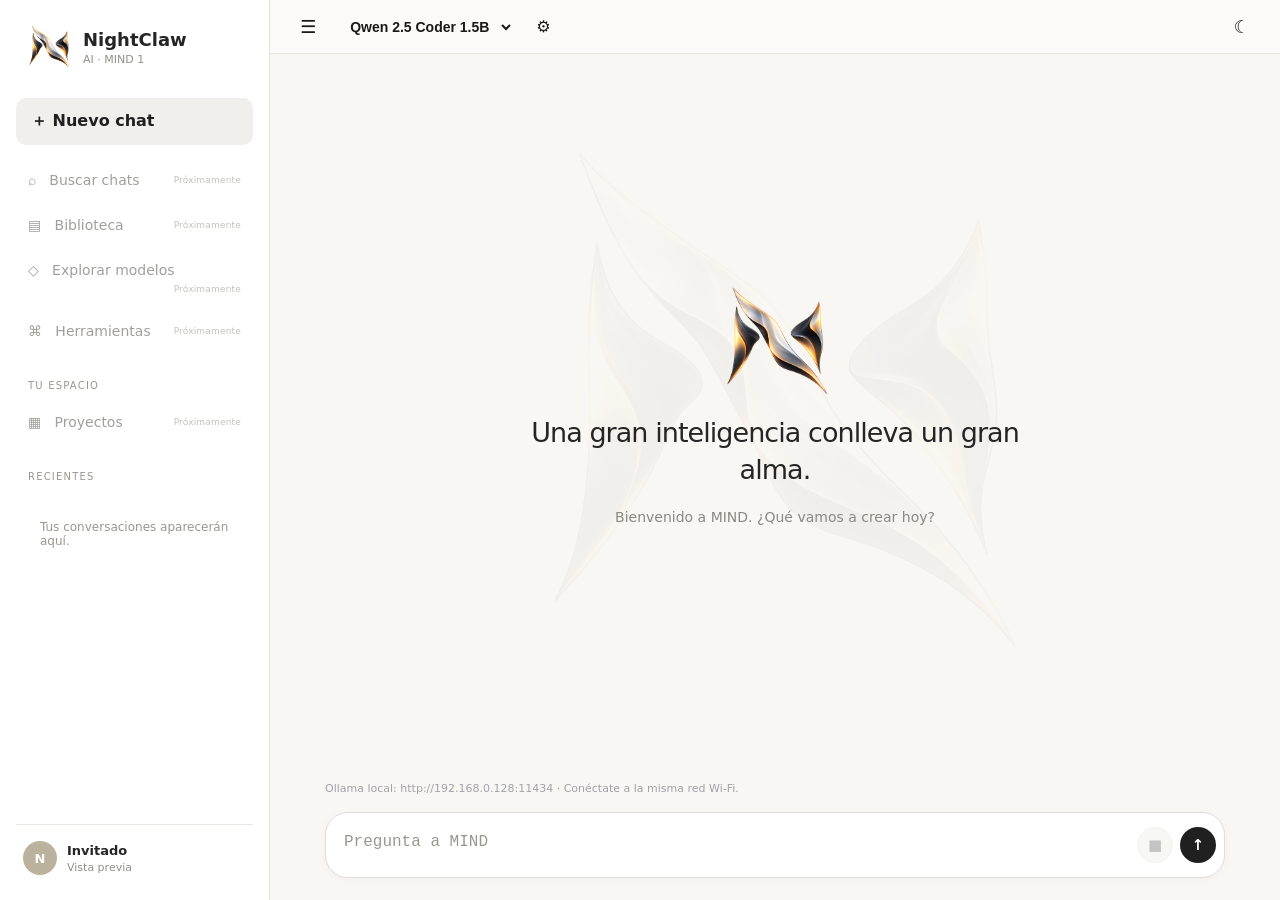
<file: index.html>
<!doctype html>
<html lang="es">
<head>
<meta charset="utf-8">
<meta name="viewport" content="width=device-width,initial-scale=1">
<title>NightClaw AI — MIND 1</title>
<style>
:root{font-family:system-ui,-apple-system,BlinkMacSystemFont,"Segoe UI",sans-serif}
*{box-sizing:border-box}body{margin:0;min-height:100vh;min-height:100dvh;background:#f6f5f2;color:#191919;font-family:Inter,system-ui,-apple-system,sans-serif}
.app{width:100%;height:100vh;height:100dvh;min-height:520px;border:0;border-radius:0;background:#f8f7f4;display:flex;flex-direction:row;overflow:hidden}
header{padding:17px 24px;border-bottom:1px solid #e6e4df;display:flex;align-items:center;justify-content:space-between;gap:10px;background:#fbfaf8;color:#202020}
h1{font-size:17px;margin:0}.sub{font-size:12px;color:#898982;margin-top:3px}
button{font:inherit;border:0;border-radius:10px;padding:10px 13px;background:#202020;color:#fff;font-weight:650;cursor:pointer}
button:disabled{opacity:.55;cursor:wait}
.settings{padding:10px 20px;display:flex;gap:8px;border-bottom:1px solid #e8e6e1;background:#fbfaf8}
input,textarea{font:inherit;min-width:0;background:#fff;color:#222;border:1px solid #deddd8;border-radius:12px;padding:10px 12px}
input{flex:1}#status{min-height:22px;flex:0 0 auto;padding:4px max(24px,calc((100% - 900px)/2));font-size:11px;line-height:1.3;color:#85857f;background:#f8f7f4;white-space:nowrap;overflow:hidden;text-overflow:ellipsis}body.dark #status{background:#111214;color:#aaa}
#messages{position:relative;isolation:isolate;flex:1;min-height:0;overflow-y:auto;padding:34px max(24px,calc((100% - 900px)/2));display:flex;flex-direction:column;gap:18px;scroll-behavior:auto;background:#f8f7f4}
#messages::before{content:"";position:absolute;z-index:0;pointer-events:none;left:50%;top:48%;transform:translate(-50%,-50%);width:min(58vw,520px);height:min(58vw,520px);background:url("images/1.png") center/contain no-repeat;opacity:.035}
body.dark #messages::before{opacity:.065}
#messages > *{position:relative;z-index:2}

/* Tipografía de conversación */
#prompt,.msg{font-family:'Courier New',Courier,monospace}
.msg{position:relative;z-index:2;display:block;flex:0 0 auto;visibility:visible;opacity:1;max-width:88%;min-height:44px;padding:14px 17px;border-radius:16px;white-space:pre-wrap;overflow-wrap:anywhere;line-height:1.55;color:#202020;contain:none}
.msg .label{display:block;position:relative;z-index:1}
.msg .answertext,.msg>div{display:block;position:relative;z-index:1;white-space:pre-wrap;overflow-wrap:anywhere}
.user{align-self:flex-end;background:#eeece7;color:#202020}.assistant{align-self:flex-start;background:#fff;color:#202020;border:1px solid #e7e5df}
.label{display:block;font-size:11px;color:#85857f;margin-bottom:6px;font-weight:650;letter-spacing:.04em}


form{padding:12px max(20px,calc((100% - 900px)/2)) 22px;display:flex;align-items:center;background:#f8f7f4}body.dark form{background:#111214}.composer-shell{width:100%;display:flex;align-items:center;gap:12px;padding:8px 8px 8px 18px;border:1px solid #dfded9;border-radius:23px;background:#fff;box-shadow:0 2px 10px #00000008;transition:border-color .2s,box-shadow .2s}.composer-shell:focus-within{border-color:#b8b6ae;box-shadow:0 3px 16px #0000000c}.composer-actions{display:flex;align-items:center;gap:7px;flex:0 0 auto}.composer-actions button{display:grid;place-items:center;width:36px;height:36px;min-width:36px;padding:0;border-radius:50%;font-size:15px;line-height:1}.composer-actions .stop-action{background:#e9e8e4;color:#555;border:1px solid #deddd8}.composer-actions .send-action{background:#202020;color:#fff}.composer-actions button:disabled{opacity:.34;cursor:default}body.dark .composer-actions .stop-action{background:#34353a;color:#eee;border-color:#45464d}body.dark .composer-actions .send-action{background:#f0f0ef;color:#171717}
textarea{flex:1;resize:none;min-height:48px;max-height:180px;border:0!important;outline:0;box-shadow:none!important;background:transparent!important;border-radius:0!important;padding:12px 0!important;color:inherit!important}textarea::placeholder{color:#999890}
.hint{display:none}body.dark .composer-shell{background:#202125;border-color:#3a3b41}body.dark .composer-shell:focus-within{border-color:#62636b}
 .codebox{margin:12px 0 3px;border:1px solid #c8cbd1;border-radius:11px;overflow:hidden;background:#fff;color:#20242b;box-shadow:0 2px 7px #0000000a}
.codehead{display:flex;align-items:center;justify-content:space-between;gap:10px;padding:8px 11px;background:#f1f2f4;color:#343943;border-bottom:1px solid #d8dbe0;font-size:12px}
.code-actions{display:flex;align-items:center;gap:7px;flex:0 0 auto}
.downloadbtn{border:1px solid #cbd0d8;background:#fff;color:#242833;border-radius:8px;padding:7px 10px;font:600 12px 'Courier New',monospace;cursor:pointer}.downloadbtn:hover{background:#f0f4fa}
.download-wrap{position:relative;display:inline-flex}
.download-card{position:absolute;z-index:30;right:0;bottom:calc(100% + 9px);width:230px;padding:12px;display:flex;flex-direction:column;gap:8px;background:#fff;border:1px solid #d8dce4;border-radius:12px;box-shadow:0 10px 32px #0002;color:#252a33;font:13px system-ui,sans-serif}
.download-card[hidden]{display:none}
.download-card-title{font-size:13px;font-weight:750}
.download-card-hint{font:12px 'Courier New',monospace;color:#687080;overflow-wrap:anywhere}
.download-option{width:100%;padding:9px 10px;border:1px solid #d7dce5;border-radius:8px;background:#f7f9fc;color:#252a33;text-align:left;font:600 12px system-ui,sans-serif;cursor:pointer}
.download-option:hover{background:#eaf1fb}
body.dark .download-card{background:#22242a;color:#f1f2f4;border-color:#444751}
body.dark .download-card-hint{color:#b7bdc9}
body.dark .download-option{background:#30333b;color:#f1f2f4;border-color:#4a4e59}
body.dark .downloadbtn{background:#292b30;color:#f4f4f5;border-color:#555861}
.copybtn,.runbtn{padding:6px 10px;font-size:12px;background:#fff;color:#252932;border:1px solid #c8cbd1;border-radius:7px;white-space:nowrap}
.copybtn:hover,.runbtn:hover{background:#f3f4f6;border-color:#9da3ad}
.runbtn{font-weight:700}
.code-stage{width:100%;min-width:0;overflow:hidden;background:#fff}
.codebody{display:block;width:100%;min-width:0;max-width:100%;margin:0;padding:13px;overflow-x:hidden;overflow-y:auto;overscroll-behavior:contain;touch-action:pan-y;-webkit-overflow-scrolling:touch;max-height:520px;white-space:pre-wrap;overflow-wrap:anywhere;word-break:break-word;tab-size:4;font:13px/1.58 ui-monospace,SFMono-Regular,Menlo,Consolas,monospace;color:#20242b;background:#fff;zoom:1;box-sizing:border-box}
.codebody code{display:block;width:100%;min-width:0;max-width:100%;font:inherit;color:inherit;white-space:inherit;overflow-wrap:inherit;word-break:inherit}
.codebody[hidden],.run-area[hidden]{display:none!important}
.tok-keyword{color:#8b5cf6;font-weight:650}.tok-string{color:#db2777}.tok-comment{color:#7b8492;font-style:italic}.tok-number{color:#0f766e}.tok-function{color:#2563eb}.tok-literal{color:#c2410c;font-weight:600}
.run-area{width:100%;min-width:0;padding:10px;background:#f7f8fa;border-top:1px solid #d8dbe0;box-sizing:border-box}
.run-area{padding:10px;background:#f7f8fa;border-top:1px solid #d8dbe0}
.run-frame{display:block;width:100%;height:360px;border:1px solid #c8cbd1;border-radius:8px;background:#fff}
.run-note{font-size:11px;color:#737984;margin:0 0 8px}
@media(max-width:560px){.codehead{gap:6px;padding:7px 8px}.copybtn,.runbtn{padding:6px 8px;font-size:11px}.codebody{font-size:12px;padding:10px}.run-frame{height:300px}}
@media(max-width:560px){.app{height:100vh;height:100dvh}.msg{max-width:97%}.codebody{font-size:12px}.empty-state{padding:20px 8px 35px}.hero-logo{width:88px;height:88px}form{padding:10px 14px 16px}.composer-shell{padding-left:15px}}

.sidebar{width:270px;flex:0 0 270px;background:#fff;border-right:1px solid #e5e3de;padding:22px 16px;display:flex;flex-direction:column;color:#252525}
.brand{display:flex;align-items:center;gap:11px;padding:2px 10px 28px;font-size:18px}.brandmark{width:46px;height:46px;flex:0 0 46px;border-radius:12px;object-fit:contain;background:transparent;color:inherit;display:grid;place-items:center;font-weight:800;overflow:hidden}.brandmark img{width:100%;height:100%;object-fit:contain;display:block}.brandmark img.logo-failed{display:none}.brand small,.sidebar-foot small{display:block;color:#92918b;font-size:11px;margin-top:3px}
.side-new{background:#f0efec;color:#202020;text-align:left;margin-bottom:16px;padding:13px 15px}
.sidebar nav{display:flex;flex-direction:column;gap:7px}.sidebar nav a{text-decoration:none;color:#5e5c58;padding:11px 12px;border-radius:10px;font-size:14px}.sidebar nav a.coming-soon{opacity:.58;cursor:default;display:flex;align-items:center;gap:6px;flex-wrap:wrap}.sidebar nav a.coming-soon small{font-size:9px;color:#99978f;margin-left:auto;letter-spacing:.02em}.origin-help{margin:12px 0 0!important;font-size:11px!important;overflow-wrap:anywhere}.origin-help code{display:inline-block;margin-top:4px;padding:2px 5px;border-radius:5px;background:#eee}.sidebar nav a.active{background:#f3f1ed;color:#161616;font-weight:650}.nav-caption{font-size:10px;letter-spacing:.12em;color:#99978f;margin:23px 12px 5px}#recentEmpty{font-size:12px;color:#99978f;padding:10px 12px}
.recent-list{display:flex;flex-direction:column;gap:5px;max-height:42vh;overflow:auto;margin-top:6px}
.recent-placeholder{font-size:12px;color:#99978f;padding:10px 12px}
.recent-chat{display:flex;align-items:center;gap:7px;width:100%;padding:9px 10px;background:transparent;color:#5e5c58;text-align:left;font-size:12px;font-weight:500;border-radius:9px;min-width:0}
.recent-chat:hover,.recent-chat.active{background:#f0efec;color:#202020}
.recent-chat-title{overflow:hidden;text-overflow:ellipsis;white-space:nowrap;flex:1;min-width:0}
.recent-chat-delete{padding:2px 6px!important;background:transparent!important;color:#999!important;font-size:15px!important}
body.dark .recent-chat{color:#c6c6c6}body.dark .recent-chat:hover,body.dark .recent-chat.active{background:#303136;color:#fff}

.sidebar-foot{margin-top:auto;border-top:1px solid #e9e7e2;padding:16px 7px 3px;display:flex;gap:10px;align-items:center;font-size:13px}.avatar{width:34px;height:34px;border-radius:50%;display:grid;place-items:center;background:#bbb29d;color:white;font-weight:700}
.workspace{min-width:0;flex:1;display:flex;flex-direction:column;height:100vh;height:100dvh;overflow:hidden}
.topbar{height:54px;flex:0 0 54px;display:flex;align-items:center;gap:12px;padding:0 20px;border-bottom:1px solid #e6e4df;background:#fbfaf8}
.topbar button{padding:7px 10px;border-radius:9px;background:transparent;color:inherit;font-size:18px}
.topbar button:hover{background:#efeee9}
.topbar .model-select{font-size:14px;font-weight:650;border:0;background:transparent;color:inherit;max-width:250px;padding:8px}
.topbar .spacer{flex:1}
.topbar .model-settings{font-size:16px}.empty-state{position:relative;z-index:1;margin:auto;max-width:560px;width:100%;padding:34px 20px 52px;text-align:center;display:flex;flex-direction:column;align-items:center;gap:18px}.hero-logo{width:112px;height:112px;display:grid;place-items:center;background:transparent}.hero-logo img{width:100%;height:100%;object-fit:contain;display:block}.hero-logo .fallback-letter{display:none;width:80px;height:80px;border-radius:24px;background:#202020;color:#fff;font-size:38px;font-weight:700;place-items:center}.hero-logo.fallback .fallback-letter{display:grid}.empty-state h2{margin:0;color:#252525;font-size:clamp(21px,3vw,27px);line-height:1.35;font-weight:520;letter-spacing:-.035em}.empty-state p{margin:0;color:#898982;font-size:14px;line-height:1.6}body.dark .empty-state h2{color:#f0f0ef}body.dark .empty-state p{color:#9b9ba0}
#settingsPanel{display:none;position:fixed;z-index:50;inset:0;background:#0006;align-items:center;justify-content:center;padding:18px}
#settingsPanel.open{display:flex}
.settings-card{width:min(520px,100%);background:var(--panel,#fff);color:var(--text,#202020);border:1px solid var(--border,#deddd8);border-radius:16px;padding:22px;box-shadow:0 20px 80px #0003}
.settings-card h2{margin:0 0 8px;font-size:19px}.settings-card p{color:#888;font-size:13px}
.settings-card .settings-actions{display:flex;gap:8px;justify-content:flex-end;margin-top:14px}
.settings-card input{width:100%;margin-top:8px}
body.dark{color-scheme:dark;background:#111214;color:#eee;--panel:#1c1d20;--text:#f3f3f3;--border:#38393e}
body.dark .app,body.dark .workspace,body.dark #messages{background:#111214;color:#eee}
body.dark header,body.dark .topbar,body.dark .settings{background:#191a1d;color:#eee;border-color:#33343a}
body.dark .sidebar{background:#191a1d;color:#eee;border-color:#33343a}
body.dark .sidebar nav a{color:#c6c6c6}body.dark .sidebar nav a.active,body.dark .side-new{background:#303136;color:#fff}
body.dark .brandmark{background:transparent;color:inherit}
body.dark input,body.dark textarea{background:#242529;color:#f3f3f3;border-color:#414249}
body.dark .msg.assistant{background:#202125;color:#eee;border-color:#38393e}
body.dark .msg.user{background:#303136;color:#eee}
body.dark .settings-card{background:#1c1d20;color:#f3f3f3;border-color:#38393e}
body.dark .topbar button:hover{background:#303136}
@media(max-width:560px){.topbar{padding:0 10px;gap:6px}.topbar .model-select{max-width:170px;font-size:12px}}
#messages{overscroll-behavior:contain}
@media(max-width:760px){.sidebar{width:76px;flex-basis:76px;padding:16px 8px}.brand{padding:0 8px 22px}.brand>div,.sidebar nav a{font-size:0}.brand small,.sidebar nav a{white-space:nowrap}.side-new{font-size:0;text-align:center;padding:12px 5px}.sidebar-foot>div,.nav-caption,#recentEmpty{display:none}.sidebar-foot{justify-content:center}.sidebar nav a{padding:13px 10px}.workspace header{padding:13px}.settings{flex-wrap:wrap}.settings input{flex-basis:100%}}
</style>
</head>
<body>
<main class="app">
<aside class="sidebar"><div class="brand"><span class="brandmark"><img src="images/1.png" alt="Logo NightClaw" onerror="this.classList.add('logo-failed');this.parentElement.textContent='N'"></span><div><b>NightClaw</b><small>AI · MIND 1</small></div></div><button id="newChatSide" class="side-new" type="button">＋ Nuevo chat</button><nav><a href="#" class="coming-soon" aria-disabled="true">⌕ &nbsp; Buscar chats <small>Próximamente</small></a><a href="#" class="coming-soon" aria-disabled="true">▤ &nbsp; Biblioteca <small>Próximamente</small></a><a href="#" class="coming-soon" aria-disabled="true">◇ &nbsp; Explorar modelos <small>Próximamente</small></a><a href="#" class="coming-soon" aria-disabled="true">⌘ &nbsp; Herramientas <small>Próximamente</small></a><div class="nav-caption">TU ESPACIO</div><a href="#" class="coming-soon" aria-disabled="true">▦ &nbsp; Proyectos <small>Próximamente</small></a><div class="nav-caption">RECIENTES</div><div id="recentEmpty" class="recent-list" aria-label="Historial de chats"><span class="recent-placeholder">Tus conversaciones aparecerán aquí.</span></div></nav><div class="sidebar-foot"><span class="avatar">N</span><div><b>Invitado</b><small>Vista previa</small></div></div></aside>
<section class="workspace">
<div class="topbar"><button id="toggleSidebar" type="button" aria-label="Abrir o cerrar menú" title="Menú">☰</button><select id="modelSelect" class="model-select" aria-label="Seleccionar modelo"><option value="qwen2.5-coder:1.5b">Qwen 2.5 Coder 1.5B</option><option value="llama3.2">Llama 3.2</option><option value="mistral">Mistral</option><option value="deepseek-coder">DeepSeek Coder</option></select><button id="modelSettings" class="model-settings" type="button" aria-label="Ajustes del modelo" title="Ajustes del modelo">⚙</button><span class="spacer"></span><button id="themeToggle" type="button" aria-label="Cambiar tema" title="Cambiar entre modo claro y oscuro">☾</button></div>
<section id="messages" aria-live="polite"><div class="empty-state" id="emptyState"><div class="hero-logo"><img src="images/1.png" alt="Logo de MIND" onerror="this.style.display='none';this.parentElement.classList.add('fallback')"><span class="fallback-letter">N</span></div><h2>Una gran inteligencia conlleva un gran alma.</h2><p>Bienvenido a MIND. ¿Qué vamos a crear hoy?</p></div></section>
<div id="status" role="status" aria-live="polite"></div>
<form id="chatForm"><div class="composer-shell"><textarea id="prompt" rows="1" placeholder="Pregunta a MIND" required></textarea><div class="composer-actions"><button id="stopBtn" class="stop-action" type="button" aria-label="Detener generación" title="Detener" disabled>■</button><button id="sendBtn" class="send-action" type="submit" aria-label="Enviar mensaje" title="Enviar">↑</button></div></div></form>
</section>
<div id="settingsPanel" role="dialog" aria-modal="true" aria-labelledby="settingsTitle"><div class="settings-card"><h2 id="settingsTitle">Ajustes de conexión</h2><p>Puedes usar la IP HTTP de tu Ollama en tu red local o una URL HTTPS pública. Para la IP local, abre esta web desde la misma Wi-Fi y concede el permiso de acceso a la red local si el navegador lo solicita.</p><label for="endpoint">Dirección del servidor Ollama</label><input id="endpoint" aria-label="Dirección del servidor Ollama" placeholder="http://192.168.0.128:11434 o https://servidor.example"><p class="origin-help">Añade este origen a <code>OLLAMA_ORIGINS</code> en Ollama. En navegadores compatibles, permite el acceso a la red local cuando aparezca la solicitud.</p><p class="origin-help">Origen de esta web: <code id="siteOrigin"></code></p><div id="settingsStatus" style="font-size:12px;margin-top:8px;color:#888">La conexión se configura aquí.</div><div class="settings-actions"><button id="closeSettings" type="button" style="background:#777">Cerrar</button><button id="saveBtn" type="button">Guardar URL</button><button id="testBtn" type="button">Probar</button></div></div></div>
</main>
<script>
(() => {
  'use strict';
  const $ = s => document.querySelector(s);
  const endpoint = $('#endpoint'), status = $('#status'), messages = $('#messages');
  const input = $('#prompt'), send = $('#sendBtn'), stopBtn = $('#stopBtn'), test = $('#testBtn');
  const settingsPanel = $('#settingsPanel');
  const settingsStatus = $('#settingsStatus');
  $('#siteOrigin').textContent = window.location.origin;
  $('#toggleSidebar').addEventListener('click', () => { const side = document.querySelector('.sidebar'); side.style.display = side.style.display === 'none' ? 'flex' : 'none'; });
  $('#themeToggle').addEventListener('click', () => { document.body.classList.toggle('dark'); $('#themeToggle').textContent = document.body.classList.contains('dark') ? '☀' : '☾'; localStorage.setItem('nightclawTheme', document.body.classList.contains('dark') ? 'dark' : 'light'); });
  if (localStorage.getItem('nightclawTheme') === 'dark') { document.body.classList.add('dark'); $('#themeToggle').textContent = '☀'; }
  $('#modelSettings').addEventListener('click', () => { settingsPanel.classList.add('open'); });
  $('#closeSettings').addEventListener('click', () => settingsPanel.classList.remove('open'));
  settingsPanel.addEventListener('click', e => { if (e.target === settingsPanel) settingsPanel.classList.remove('open'); });
  $('#modelSelect').addEventListener('change', () => { MODEL = $('#modelSelect').value; setStatus('Modelo: ' + MODEL + '. Comprueba que está instalado en Ollama.'); });
  let MODEL = $('#modelSelect').value;
  let history = [];
  let chats = [];
  let currentChatId = null;
  const CHAT_STORAGE_KEY = 'nightclawChatsV1';
  let busy = false;
  let activeController = null;
  let stopRequested = false;
  let requestCounter = 0;

  const base = () => endpoint.value.trim().replace(/\/+$/, '');
  const isCodeCreationRequest = text => {
    const action = /\b(hazme|haz|hacerme|creame|créame|crear|crea|escribe|programa|generame|genérame|construye|desarrolla|implementa|build|create|write|generate|make|implement|develop)\b/i;
    const technical = /\b(c[oó]digo|programa|programaci[oó]n|script|funci[oó]n|function|clase|class|aplicaci[oó]n|app|web|p[aá]gina|website|site|bot|api|algoritmo|software|proyecto|html|css|javascript|typescript|python|java|csharp|arduino|esp32|swift|kotlin|rust|golang|go|php|ruby|dart|sql|bash|shell|powershell|react|node|json|yaml|xml|lua|matlab|perl|scala|objective-c|assembly|ensamblador|verilog|vhdl|lenguaje)\b|(?:^|[^a-z0-9])(?:c\+\+|c#|f#)(?:$|[^a-z0-9])/i;
    return action.test(text) && technical.test(text);
  };
  const CODE_CREATION_SUFFIX = 'Cuando el usuario pida código, entrega el archivo completo y ejecutable, no un ejemplo parcial, no solo 20 líneas, no pseudocódigo ni fragmentos con puntos suspensivos. Incluye todas las funciones, imports, configuración y cierres necesarios. Si una solución tiene varios archivos, entrega un bloque de código completo por archivo y usa nombres de archivo claros como index.html, styles.css, script.js o main.py. Si el usuario ya tiene un proyecto, conserva lo que existe y explica qué archivo completo debe reemplazar. Si hay un límite real de contexto o falta información, dilo explícitamente en vez de fingir que el código está completo. Organiza la respuesta en este orden, sin repetir nada: primero una explicación breve en texto normal; después los bloques Markdown completos y funcionales, cada uno con la etiqueta correcta del lenguaje inmediatamente después de los tres acentos graves; finalmente, si hace falta, pasos concretos para instalar, configurar, ejecutar y verificar. Separa las partes sin tarjetas: escribe **Explicación** en una línea y la explicación en texto normal; luego el bloque de código en su caja; y, solo si son necesarios, escribe **Pasos** y una lista numerada en texto normal. No uses fondos, tarjetas ni cajas para explicación o pasos. No escribas etiquetas internas como [[EXPLICACION]], [[CODIGO]] o [[PASOS]]. No metas la explicación ni los pasos dentro de una caja: solo el código debe ir en su caja de código. Conserva la sintaxis exacta del lenguaje elegido.';

  const getConnectionUrl = () => {
    const value = base();
    if (!value) throw new Error('Introduce la dirección del servidor Ollama.');
    let parsed;
    try { parsed = new URL(value); }
    catch { throw new Error('Dirección no válida. Usa http://IP:PUERTO o https://servidor.'); }
    if (parsed.protocol !== 'http:' && parsed.protocol !== 'https:') throw new Error('Usa http:// o https://.');
    return parsed.origin + parsed.pathname.replace(/\/+$/, '');
  };
  const setStatus = (text, state='neutral') => {
    status.textContent = text;
    status.style.color = state === 'ok' ? '#86efac' : state === 'error' ? '#fca5a5' : '#a1a1aa';
  };
  const isNearBottom = () => messages.scrollHeight - messages.scrollTop - messages.clientHeight < 110;
  const addMessage = (role, text) => {
    const node = document.createElement('article');
    node.classList.add('msg', role === 'user' ? 'user' : 'assistant');
    node.setAttribute('data-role', role);
    node.setAttribute('aria-label', role === 'user' ? 'Tu mensaje' : 'Respuesta de MIND');
    const label = document.createElement('span');
    label.className = 'label';
    label.textContent = role === 'user' ? 'Tú' : 'MIND';
    const body = document.createElement('div');
    body.className = 'message-body';
    body.textContent = text;
    node.append(label, body);
    const empty = $('#emptyState');
    if (empty) empty.remove();
    messages.appendChild(node);
    node.scrollIntoView({block:'nearest'});
    return body;
  };
  // Limpia solo prosa: no altera fragmentos inline de código ni bloques de código.
  const cleanProse = value => value.split(/(`[^`]*`)/g).map((part, index) => {
    if (index % 2 === 1) return part;
    return part
      .replace(/´/g, '')
      .replace(/(^|\n)([ \t]*)#{1,6}[ \t]+/g, '$1$2')
      .replace(/(^|[^A-Za-z0-9])#(?!include\b|define\b|if\b|ifdef\b|ifndef\b|elif\b|else\b|endif\b|pragma\b)/gi, '$1');
  }).join('');
  // Renderiza bloques Markdown de código y deja el texto explicativo fuera.
  // También reconoce respuestas donde el modelo anida accidentalmente ```arduino
  // dentro de un bloque ```markdown, como ocurre a veces con modelos pequeños.
  const renderAnswer = (container, text) => {
    container.replaceChildren();
    const appendText = value => {
      if (!value || !value.trim()) return;
      const cleaned = value
        .replace(/\[\[\/?(?:EXPLICACION|PASOS|CODIGO)\]\]/gi, '')
        .replace(/\[\[(?:\/)?(?:EXPLICACION|PASOS|CODIGO)?[^\]]*$/gi, '')
        .replace(/\*\*(.*?)\*\*/g, '$1')
        .replace(/(^|\s)\*(?=\S)/g, '$1')
        .replace(/(\S)\*(?=\s|$)/g, '$1')
        .trim();
      if (!cleaned) return;
      const node = document.createElement('div');
      node.className = 'answertext';
      node.textContent = cleaned;
      container.appendChild(node);
    };
    const appendCode = (language, value) => {
      const box = document.createElement('div');
      box.className = 'codebox';
      const head = document.createElement('div');
      head.className = 'codehead';
      const lang = document.createElement('span');
      const normalizedLang = (language || '').trim().toLowerCase().split(/\s+/)[0];
      lang.textContent = language || 'código';
      const actions = document.createElement('div');
      actions.className = 'code-actions';
      const copy = document.createElement('button');
      copy.type = 'button';
      copy.className = 'copybtn';
      copy.textContent = 'Copiar';

      const pre = document.createElement('pre');
      pre.className = 'codebody';
      const codeNode = document.createElement('code');

      // Resaltado ligero y seguro: todo el contenido se inserta como texto, nunca como HTML.
      const tokenPattern = /("(?:\\.|[^"\\])*"|'(?:\\.|[^'\\])*')|(\/\/[^\n]*|\/\*[\s\S]*?\*\/)|(\b(?:if|else|elif|for|while|do|switch|case|break|continue|return|function|def|class|const|let|var|new|try|catch|finally|throw|async|await|import|from|export|default|public|private|protected|static|void|int|float|double|bool|boolean|char|byte|short|long|unsigned|signed|String|struct|enum|interface|extends|implements|this|self|super|yield|with|as|in|is|not|and|or|pass|lambda|package|using|namespace|delete|typeof|instanceof|of)\b)|(\b(?:true|false|null|undefined|None|True|False|NaN|Infinity)\b)|(\b\d+(?:\.\d+)?(?:e[+-]?\d+)?\b)|(\b[A-Za-z_$][\w$]*(?=\s*\())/gi;
      let cursor = 0;
      let token;
      while ((token = tokenPattern.exec(value)) !== null) {
        if (token.index > cursor) codeNode.appendChild(document.createTextNode(value.slice(cursor, token.index)));
        const span = document.createElement('span');
        span.textContent = token[0];
        if (token[1]) span.className = 'tok-string';
        else if (token[2]) span.className = 'tok-comment';
        else if (token[3]) span.className = 'tok-keyword';
        else if (token[4]) span.className = 'tok-literal';
        else if (token[5]) span.className = 'tok-number';
        else if (token[6]) span.className = 'tok-function';
        codeNode.appendChild(span);
        cursor = tokenPattern.lastIndex;
      }
      if (cursor < value.length) codeNode.appendChild(document.createTextNode(value.slice(cursor)));
      pre.appendChild(codeNode);

      copy.addEventListener('click', async () => {
        try {
          await navigator.clipboard.writeText(value);
          copy.textContent = 'Copiado';
        } catch {
          const range = document.createRange();
          range.selectNodeContents(codeNode);
          const selection = window.getSelection();
          selection.removeAllRanges();
          selection.addRange(range);
          copy.textContent = 'Seleccionado';
        }
        setTimeout(() => { copy.textContent = 'Copiar'; }, 1800);
      });
      actions.appendChild(copy);
      const fileExtension = {javascript:'js',js:'js',typescript:'ts',ts:'ts',python:'py',py:'py',html:'html',htm:'html',css:'css',json:'json',xml:'xml',yaml:'yml',yml:'yml',markdown:'md',md:'md',bash:'sh',sh:'sh',shell:'sh',sql:'sql',swift:'swift',java:'java',kotlin:'kt',rust:'rs',go:'go',golang:'go',php:'php',ruby:'rb',c:'c',cpp:'cpp','c++':'cpp',csharp:'cs','c#':'cs',arduino:'ino',text:'txt',txt:'txt'};
      const ext = fileExtension[normalizedLang] || 'txt';
      const defaultNames = {html:'index.html',css:'styles.css',javascript:'script.js',js:'script.js',typescript:'script.ts',ts:'script.ts',python:'main.py',py:'main.py',json:'data.json',markdown:'README.md',md:'README.md',arduino:'sketch.ino',swift:'main.swift',java:'Main.java',php:'index.php',sql:'query.sql',bash:'run.sh',sh:'run.sh'};
      const downloadName = defaultNames[normalizedLang] || ('main.' + ext);
      const download = document.createElement('button');
      download.type = 'button';
      download.className = 'downloadbtn';
      download.textContent = 'Descargas';
      download.title = 'Elegir cómo descargar este código';
      download.setAttribute('aria-expanded','false');
      download.setAttribute('aria-haspopup','dialog');

      const downloadCard = document.createElement('div');
      downloadCard.className = 'download-card';
      downloadCard.hidden = true;
      downloadCard.setAttribute('role','dialog');
      downloadCard.setAttribute('aria-label','Opciones de descarga');
      const downloadCardTitle = document.createElement('strong');
      downloadCardTitle.className = 'download-card-title';
      downloadCardTitle.textContent = 'Descargar archivo';
      const downloadCardHint = document.createElement('span');
      downloadCardHint.className = 'download-card-hint';
      downloadCardHint.textContent = downloadName;
      const singleDownload = document.createElement('button');
      singleDownload.type = 'button';
      singleDownload.className = 'download-option';
      singleDownload.textContent = 'Descargar ' + ext.toUpperCase();
      singleDownload.addEventListener('click', () => {
        const blob = new Blob([value], {type: ext === 'html' ? 'text/html;charset=utf-8' : 'text/plain;charset=utf-8'});
        const objectUrl = URL.createObjectURL(blob);
        const link = document.createElement('a');
        link.href = objectUrl;
        link.download = downloadName;
        document.body.appendChild(link);
        link.click();
        link.remove();
        setTimeout(() => URL.revokeObjectURL(objectUrl), 1000);
        downloadCard.hidden = true;
        download.setAttribute('aria-expanded','false');
      });
      const zipDownload = document.createElement('button');
      zipDownload.type = 'button';
      zipDownload.className = 'download-option';
      zipDownload.textContent = 'Descargar ZIP del proyecto';
      zipDownload.addEventListener('click', async () => {
        try {
          if (!window.JSZip) {
            setStatus('Preparando ZIP…');
            await new Promise((resolve, reject) => {
              const existing = document.querySelector('script[data-jszip]');
              if (existing) {
                existing.addEventListener('load', resolve, {once:true});
                existing.addEventListener('error', reject, {once:true});
                if (window.JSZip) resolve();
                return;
              }
              const script = document.createElement('script');
              script.src = 'https://cdnjs.cloudflare.com/ajax/libs/jszip/3.10.1/jszip.min.js';
              script.dataset.jszip = 'true';
              script.onload = resolve;
              script.onerror = reject;
              document.head.appendChild(script);
            });
          }
          if (!window.JSZip) throw new Error('No se pudo cargar el generador ZIP. Comprueba la conexión a Internet.');
          const archive = new window.JSZip();
          const codeboxes = Array.from(container.querySelectorAll('.codebox'));
          const usedNames = new Set();
          codeboxes.forEach((codebox, index) => {
            const source = codebox.querySelector('code');
            if (!source) return;
            const language = (codebox.querySelector('.codehead span')?.textContent || '').trim().toLowerCase().split(/\s+/)[0];
            const extensions = {javascript:'js',js:'js',typescript:'ts',ts:'ts',python:'py',py:'py',html:'html',htm:'html',css:'css',json:'json',xml:'xml',yaml:'yml',yml:'yml',markdown:'md',md:'md',bash:'sh',sh:'sh',sql:'sql',swift:'swift',java:'java',kotlin:'kt',rust:'rs',go:'go',php:'php',ruby:'rb',c:'c',cpp:'cpp','c++':'cpp',csharp:'cs','c#':'cs',arduino:'ino'};
            const extHere = extensions[language] || 'txt';
            const names = {html:'index.html',css:'styles.css',javascript:'script.js',js:'script.js',typescript:'script.ts',ts:'script.ts',python:'main.py',py:'main.py',json:'data.json',markdown:'README.md',md:'README.md',arduino:'sketch.ino'};
            let name = names[language] || ('archivo-' + (index + 1) + '.' + extHere);
            if (usedNames.has(name)) name = 'archivo-' + (index + 1) + '.' + extHere;
            usedNames.add(name);
            archive.file(name, source.textContent);
          });
          const blob = await archive.generateAsync({type:'blob'});
          const objectUrl = URL.createObjectURL(blob);
          const link = document.createElement('a');
          link.href = objectUrl;
          link.download = 'proyecto-mind.zip';
          document.body.appendChild(link);
          link.click();
          link.remove();
          setTimeout(() => URL.revokeObjectURL(objectUrl), 1000);
          downloadCard.hidden = true;
          download.setAttribute('aria-expanded','false');
          setStatus('ZIP descargado correctamente.', 'ok');
        } catch (error) {
          setStatus(error.message || 'No se pudo crear el ZIP.', 'error');
        }
      });
      downloadCard.append(downloadCardTitle,downloadCardHint,singleDownload,zipDownload);
      download.addEventListener('click', () => {
        const opening = downloadCard.hidden;
        downloadCard.hidden = !opening;
        download.setAttribute('aria-expanded',String(opening));
      });
      const downloadWrap = document.createElement('div');
      downloadWrap.className = 'download-wrap';
      downloadWrap.append(download,downloadCard);
      actions.appendChild(downloadWrap);



      const canRun = ['html','htm','js','javascript'].includes(normalizedLang);
      const runArea = document.createElement('div');
      runArea.className = 'run-area';
      runArea.hidden = true;

      if (canRun) {
        const run = document.createElement('button');
        run.type = 'button';
        run.className = 'runbtn';
        run.textContent = 'Ejecutar';
        run.addEventListener('click', () => {
          // El mismo recuadro alterna entre el código fuente y la ejecución.
          if (!runArea.hidden) {
            runArea.replaceChildren();
            runArea.hidden = true;
            pre.hidden = false;
            run.textContent = 'Ejecutar';
            return;
          }

          runArea.replaceChildren();
          const note = document.createElement('p');
          note.className = 'run-note';
          note.textContent = 'Vista previa aislada. Pulsa Código para volver al texto.';
          const frame = document.createElement('iframe');
          frame.className = 'run-frame';
          frame.setAttribute('sandbox','allow-scripts');
          frame.setAttribute('title','Vista previa del código ejecutado');

          if (normalizedLang === 'html' || normalizedLang === 'htm') {
            frame.srcdoc = value;
          } else {
            const bytes = new TextEncoder().encode(value);
            let binary = '';
            for (let i = 0; i < bytes.length; i++) binary += String.fromCharCode(bytes[i]);
            const encoded = btoa(binary);
            frame.srcdoc = '<!doctype html><html><head><meta charset="utf-8"><style>body{font:14px system-ui;padding:12px;margin:0;color:#20242b;background:#fff}#output{white-space:pre-wrap;overflow-wrap:anywhere;font:13px/1.5 ui-monospace,monospace}</style></head><body><div>JavaScript ejecutado en un entorno aislado.</div><div id="output"></div><script>const raw=atob("' + encoded + '");const bytes=Uint8Array.from(raw,c=>c.charCodeAt(0));const source=new TextDecoder().decode(bytes);const out=document.getElementById("output");const write=(...v)=>{const row=document.createElement("div");row.textContent=v.map(x=>typeof x==="string"?x:JSON.stringify(x)).join(" ");out.appendChild(row)};console.log=(...v)=>write(...v);console.error=(...v)=>write("Error:",...v);window.addEventListener("error",e=>write("Error:",e.message));try{const result=new Function(source)();if(result!==undefined)write(result);if(!out.childNodes.length)write("Código ejecutado. No generó salida en consola.")}catch(e){write(e.stack||String(e))}</scr' + 'ipt></body></html>';
          }
          runArea.append(note,frame);
          pre.hidden = true;
          runArea.hidden = false;
          run.textContent = 'Código';
        });
        actions.appendChild(run);
      }

      const stage = document.createElement('div');
      stage.className = 'code-stage';
      stage.appendChild(pre);
      if (canRun) stage.appendChild(runArea);
      head.append(lang,actions);
      box.append(head,stage);
      container.appendChild(box);
    };

    // Primero extrae los bloques internos tipados, incluso si están dentro de un
    // bloque exterior etiquetado "markdown".
    const fence = /```([^\n`]*)\n([\s\S]*?)```/g;
    let cursor = 0, match, found = false;
    while ((match = fence.exec(text)) !== null) {
      const lang = (match[1] || '').trim().toLowerCase();
      const content = match[2].replace(/\n$/, '');
      if (lang === 'markdown' || lang === 'md' || lang === '') {
        // Desempaqueta bloques de código anidados si los hay.
        const innerFence = /```([a-zA-Z0-9_+#.-]+)?\s*\n([\s\S]*?)```/g;
        let innerCursor = 0, inner;
        let innerFound = false;
        while ((inner = innerFence.exec(content)) !== null) {
          appendText(content.slice(innerCursor, inner.index));
          appendCode((inner[1] || 'código').trim(), inner[2].replace(/\n$/, ''));
          innerCursor = innerFence.lastIndex;
          innerFound = true;
          found = true;
        }
        if (innerFound) {
          appendText(content.slice(innerCursor));
        } else if (content.trim()) {
          // Si el modelo etiquetó el bloque entero como markdown pero dentro hay
          // código fuente sin fences, mostrar ese contenido como caja copiable.
          appendCode('código', content.trim());
          found = true;
        }
      } else {
        appendText(text.slice(cursor, match.index));
        appendCode(lang, content);
        found = true;
      }
      cursor = fence.lastIndex;
    }
    if (found) {
      appendText(text.slice(cursor));
    } else {
      // Recuperación conservadora si el modelo olvidó los fences.
      // Extrae solo líneas que parecen código y se detiene cuando detecta prosa.
      const plain = text.trim();
      const lines = plain.split('\n');
      const codeStart = lines.findIndex(line =>
        /^\s*(#include|#define|void|int|float|double|bool|char|String|long|uint\d+_t|if|else|for|while|switch|case|return|Serial\.|Wire\.|delay|pinMode|digitalWrite|analogRead|def|class|import|from|function|const|let|var)\b/.test(line)
      );
      if (codeStart >= 0) {
        appendText(lines.slice(0, codeStart).join('\n').trim());
        const codeLines = [];
        let started = false;
        for (const line of lines.slice(codeStart)) {
          const trimmed = line.trim();
          if (!trimmed) {
            if (started) codeLines.push(line);
            continue;
          }
          const looksLikeCode =
            /^(#include\b|#define\b|\/\/|\/\*|\*\/?|\*|void\b|int\b|float\b|double\b|bool\b|char\b|String\b|long\b|uint\d+_t\b|if\b|else\b|for\b|while\b|switch\b|case\b|break;|return\b|Serial\.|Wire\.|delay\s*\(|pinMode\s*\(|digitalWrite\s*\(|analogRead\s*\(|analogWrite\s*\(|[{}]\s*$|[{};)]\s*$|[A-Za-z_]\w*(?:\.[A-Za-z_]\w*)*\s*\([^;]*\)\s*;?$)/.test(trimmed) ||
            /[;{}]\s*$/.test(trimmed) ||
            /^\s{2,}\S/.test(line);
          // Una frase explicativa suele tener palabras y puntuación de prosa,
          // sin terminar en sintaxis típica de código.
          const prose = /^(este código|este programa|ahora|para usarlo|recuerda|nota:|explicación|conecta|después|por último|el código|aquí tienes|esto|you can|this code|note:)\b/i.test(trimmed);
          if (prose) break;
          if (looksLikeCode) {
            codeLines.push(line);
            started = true;
          } else if (started && /^[\s]*$/.test(line)) {
            codeLines.push(line);
          } else if (started) {
            // No seguir absorbiendo texto ambiguo: lo demás se deja fuera de la caja.
            break;
          }
        }
        const code = codeLines.join('\n').trim().replace(/^["'“”]+|["'“”]+$/g, '');
        const consumed = codeLines.length;
        if (code) appendCode('código', code);
        const remainder = lines.slice(codeStart + consumed).join('\n').trim();
        if (remainder) appendText(remainder);
      } else {
        appendText(text);
      }
    }
  };

  // Detecta bucles simples de repetición de frases o líneas en el texto acumulado.
  const isRepeatingLoop = text => {
    const lines = text.split('\n').map(s => s.trim()).filter(Boolean);
    if (lines.length >= 6) {
      const last = lines.slice(-6);
      if (last.every(line => line === last[0])) return true;
      const norm = s => s.toLowerCase().replace(/\d+/g, '#').replace(/\s+/g, ' ');
      if (last.length === 6 && norm(last[0]) === norm(last[2]) &&
          norm(last[2]) === norm(last[4]) && norm(last[1]) === norm(last[3]) &&
          norm(last[3]) === norm(last[5])) return true;
    }
    if (text.length > 1800) {
      const tail = text.slice(-1200);
      for (let n = 40; n <= 240; n += 10) {
        const unit = tail.slice(-n);
        if (unit.length >= 40 && tail.endsWith(unit + unit)) return true;
      }
    }
    return false;
  };

  const setBusy = value => {
    busy = value;
    send.disabled = value;
    stopBtn.disabled = !value;
    test.disabled = value;
  };

  stopBtn.addEventListener('click', () => {
    if (!busy) return;
    stopRequested = true;
    stopBtn.disabled = true;
    if (activeController) activeController.abort();
    setStatus('Deteniendo generación…');
  });
  const saveUrl = () => {
    const url = base();
    try {
      const safeUrl = getConnectionUrl();
      localStorage.setItem('ollamaEndpoint', safeUrl);
      endpoint.value = safeUrl;
      setStatus('URL guardada: ' + url, 'ok');
      settingsStatus.textContent = 'URL guardada correctamente.';
      settingsPanel.classList.remove('open');
    } catch (error) {
      const message = error.message || 'URL inválida.';
      setStatus(message, 'error');
      settingsStatus.textContent = message;
    }
  };
  $('#saveBtn').addEventListener('click', saveUrl);
  const emptyStateMarkup = '<div class="empty-state" id="emptyState"><div class="hero-logo"><img src="images/1.png" alt="Logo de MIND" onerror="this.style.display=\'none\';this.parentElement.classList.add(\'fallback\')"><span class="fallback-letter">N</span></div><h2>Una gran inteligencia conlleva un gran alma.</h2><p>Bienvenido a MIND. ¿Qué vamos a crear hoy?</p></div>';
  const saveChats = () => {
    try {
      localStorage.setItem(CHAT_STORAGE_KEY, JSON.stringify(chats.slice(0, 80)));
    } catch (error) {
      setStatus('No se pudo guardar el historial. Puede que el almacenamiento del navegador esté lleno.', 'error');
    }
  };
  const loadChats = () => {
    try {
      const saved = JSON.parse(localStorage.getItem(CHAT_STORAGE_KEY) || '[]');
      chats = Array.isArray(saved) ? saved.filter(chat => chat && typeof chat.id === 'string' && Array.isArray(chat.history) && Array.isArray(chat.messages)) : [];
    } catch { chats = []; }
  };
  const makeChat = () => ({
    id: (window.crypto && crypto.randomUUID) ? crypto.randomUUID() : String(Date.now()) + Math.random().toString(16).slice(2),
    title: 'Nuevo chat',
    history: [],
    messages: [],
    updatedAt: Date.now()
  });
  const getCurrentChat = () => chats.find(chat => chat.id === currentChatId) || null;
  const ensureCurrentChat = () => {
    let chat = getCurrentChat();
    if (!chat) {
      chat = makeChat();
      chats.unshift(chat);
      currentChatId = chat.id;
      history = chat.history;
    }
    return chat;
  };
  const saveCurrentChat = () => {
    const chat = getCurrentChat();
    if (!chat) return;
    chat.history = history;
    chat.updatedAt = Date.now();
    saveChats();
    renderChatList();
  };
  const renderChatList = () => {
    const list = $('#recentEmpty');
    list.replaceChildren();
    const ordered = [...chats].sort((a,b) => (b.updatedAt || 0) - (a.updatedAt || 0)).slice(0, 40);
    if (!ordered.length) {
      const empty = document.createElement('span');
      empty.className = 'recent-placeholder';
      empty.textContent = 'Tus conversaciones aparecerán aquí.';
      list.appendChild(empty);
      return;
    }
    for (const chat of ordered) {
      const row = document.createElement('div');
      row.style.display = 'flex';
      row.style.alignItems = 'center';
      row.style.gap = '2px';
      const open = document.createElement('button');
      open.type = 'button';
      open.className = 'recent-chat' + (chat.id === currentChatId ? ' active' : '');
      open.title = chat.title || 'Chat';
      const title = document.createElement('span');
      title.className = 'recent-chat-title';
      title.textContent = chat.title || 'Nuevo chat';
      open.appendChild(title);
      open.addEventListener('click', () => activateChat(chat.id));
      const remove = document.createElement('button');
      remove.type = 'button';
      remove.className = 'recent-chat-delete';
      remove.textContent = '×';
      remove.title = 'Eliminar conversación';
      remove.setAttribute('aria-label', 'Eliminar ' + (chat.title || 'conversación'));
      remove.addEventListener('click', event => {
        event.stopPropagation();
        if (!window.confirm('¿Eliminar esta conversación?')) return;
        chats = chats.filter(item => item.id !== chat.id);
        if (currentChatId === chat.id) {
          currentChatId = null;
          history = [];
          messages.innerHTML = emptyStateMarkup;
        }
        saveChats();
        renderChatList();
        if (!getCurrentChat()) setStatus('Conversación eliminada.');
      });
      row.append(open, remove);
      list.appendChild(row);
    }
  };
  const activateChat = id => {
    const chat = chats.find(item => item.id === id);
    if (!chat) return;
    if (busy) {
      requestCounter += 1;
      stopRequested = true;
      if (activeController) activeController.abort();
      activeController = null;
      setBusy(false);
    }
    currentChatId = id;
    history = chat.history.map(item => ({role:item.role, content:item.content}));
    messages.replaceChildren();
    if (!chat.messages.length) {
      messages.innerHTML = emptyStateMarkup;
    } else {
      for (const item of chat.messages) {
        const body = addMessage(item.role, '');
        if (item.role === 'assistant') renderAnswer(body, item.text || '');
        else body.textContent = item.text || '';
      }
    }
    renderChatList();
    setStatus('Chat abierto: ' + (chat.title || 'Nuevo chat'));
    input.focus();
  };
  const buildSharedMemory = excludeId => {
    const lines = [];
    const otherChats = [...chats].filter(chat => chat.id !== excludeId).sort((a,b) => (b.updatedAt || 0) - (a.updatedAt || 0));
    for (const chat of otherChats) {
      const userMessages = (chat.messages || []).filter(item => item.role === 'user').slice(-4);
      if (!userMessages.length) continue;
      lines.push('Conversación anterior: ' + (chat.title || 'Chat'));
      for (const item of userMessages) {
        const shortText = String(item.text || '').replace(/\s+/g, ' ').slice(0, 240);
        if (shortText) lines.push('- El usuario comentó o pidió: ' + shortText);
      }
      if (lines.join('\n').length > 2600) break;
    }
    const memory = lines.join('\n').slice(0, 3000);
    return memory ? '\n\nMemoria compartida de otros chats (contexto orientativo; prioriza siempre el mensaje actual):\n' + memory : '';
  };
  const newChat = () => {
    if (busy) {
      requestCounter += 1;
      stopRequested = true;
      if (activeController) activeController.abort();
      activeController = null;
      setBusy(false);
    }
    currentChatId = null;
    history = [];
    const chat = makeChat();
    chats.unshift(chat);
    currentChatId = chat.id;
    messages.innerHTML = emptyStateMarkup;
    saveChats();
    renderChatList();
    setStatus('Nuevo chat listo. Las conversaciones anteriores se conservan.');
    input.focus();
  };
  loadChats();
  if (chats.length) {
    chats.sort((a,b) => (b.updatedAt || 0) - (a.updatedAt || 0));
    activateChat(chats[0].id);
  } else {
    renderChatList();
  }
  $('#newChatSide').addEventListener('click', newChat);
  document.querySelectorAll('.coming-soon').forEach(link => {
    link.addEventListener('click', event => event.preventDefault());
  });
  const DEFAULT_ENDPOINT = 'http://192.168.1.128:11434';
  const savedEndpoint = localStorage.getItem('ollamaEndpoint') || '';
  endpoint.value = savedEndpoint || DEFAULT_ENDPOINT;
  $('#siteOrigin').textContent = window.location.origin;
  setStatus(savedEndpoint ? 'Conexión configurada. Pulsa Probar para comprobarla.' : 'Ollama local: http://192.168.0.128:11434 · Conéctate a la misma red Wi-Fi.');

  test.addEventListener('click', async () => {
    if (busy) return;
    setStatus('Comprobando conexión con Ollama…');
    test.disabled = true;
    try {
      const connectionUrl = getConnectionUrl();
      const r = await fetch(connectionUrl + '/api/tags', { method: 'GET' });
      if (!r.ok) throw new Error('HTTP ' + r.status);
      const d = await r.json();
      const names = (d.models || []).map(x => x.name).join(', ') || 'ninguno detectado';
      setStatus('Conexión correcta · ' + names, 'ok');
      settingsStatus.textContent = 'Conexión correcta. Modelos disponibles: ' + names;
    } catch (e) {
      setStatus('No conecta: ' + e.message + '. Comprueba CORS, URL y acceso al servidor.', 'error');
      settingsStatus.textContent = e.message + ' Revisa el HTTPS, CORS y el acceso al servidor.';
    } finally { test.disabled = false; }
  });

  $('#chatForm').addEventListener('submit', async ev => {
    ev.preventDefault();
    if (busy) return;
    const prompt = input.value.trim();
    if (!prompt) return;
    addMessage('user', prompt);
    const activeChat = ensureCurrentChat();
    activeChat.messages.push({role:'user', text:prompt});
    if (!activeChat.messages.some(item => item.role === 'assistant')) {
      activeChat.title = prompt.replace(/\s+/g, ' ').slice(0, 42) || 'Nuevo chat';
    }
    activeChat.updatedAt = Date.now();
    saveCurrentChat();
    input.value = '';
    input.style.height = 'auto';
    const answerNode = addMessage('assistant', '');
    let url;
    try {
      url = getConnectionUrl();
    } catch (error) {
      answerNode.textContent = error.message;
      setStatus(error.message, 'error');
      return;
    }
    const requestPrompt = isCodeCreationRequest(prompt) ? prompt + ', ' + CODE_CREATION_SUFFIX : prompt;
    history.push({role:'user', content:requestPrompt});
    saveCurrentChat();
    const started = performance.now();
    let answer = '';
    const requestId = ++requestCounter;
    activeController = new AbortController();
    stopRequested = false;
    setBusy(true);
    setStatus('Conectando con Ollama…');

    try {
      const response = await fetch(url + '/api/chat', {
        method: 'POST',
        headers: { 'Content-Type': 'application/json' },
        signal: activeController.signal,
        body: JSON.stringify({
          model: MODEL,
          messages: [
            { role: 'system', content: ('Eres MIND, un asistente preciso y práctico. Responde en español salvo que te pidan otro idioma. En texto normal evita el carácter ´ y el símbolo #; no uses encabezados Markdown con #. Conserva esos caracteres cuando sean imprescindibles en nombres técnicos o instrucciones. Nunca alteres símbolos dentro de bloques de código, comandos, rutas, fórmulas o nombres de lenguaje. Para programar, prioriza que el código funcione: entrega soluciones completas y coherentes con el lenguaje, sistema operativo, placa, versión y librerías que indique el usuario; incluye imports, dependencias y configuración necesarias; no inventes funciones, pines, APIs ni versiones; evita pseudocódigo, fragmentos incompletos y marcadores como TODO. Revisa mentalmente sintaxis, nombres, tipos, flujo y errores comunes antes de responder. Si falta un dato crítico, señala claramente la suposición en vez de inventarlo. Mantén la solución compatible con el proyecto existente y modifica solo lo necesario. Cuando una petición implique crear, escribir, generar o modificar código en cualquier lenguaje, responde en este orden: primero una explicación breve en texto normal; después un único bloque Markdown con el lenguaje correcto y el código completo; finalmente, si son necesarios, pasos numerados en texto normal. No uses etiquetas internas ni tarjetas para explicación o pasos: solo el bloque de código debe aparecer en su caja de código. Distingue las partes sin tarjetas: usa el rótulo en negrita **Explicación** seguido de texto normal; después el bloque de código en su caja; y, solo si hay instrucciones necesarias, el rótulo en negrita **Pasos** seguido de una lista numerada en texto normal. Puedes separar las partes con una línea en blanco. No uses fondos, tarjetas ni cajas para explicación o pasos. No repitas la explicación ni el código. Para saludos, respuestas breves, confirmaciones y contestaciones directas, responde simplemente en texto normal sin secciones. No repitas código ni explicaciones.' + buildSharedMemory(currentChatId)) },
            // Evita que el historial acumulado consuma todo el contexto disponible.
            ...history.slice(-12)
          ],
          stream: true,
          keep_alive: '15m',
          options: {
            // Contexto amplio para peticiones técnicas y respuestas de código completas.
            // Ollama puede necesitar más RAM cuanto mayores sean estos valores.
            num_predict: 16384,
            temperature: 0.2,
            num_ctx: 32768,
            repeat_penalty: 1.08,
            repeat_last_n: 128
          }
        })
      });
      if (!response.ok) {
        const detail = await response.text();
        throw new Error('HTTP ' + response.status + ': ' + detail.slice(0, 300));
      }
      if (!response.body) throw new Error('El navegador no permite leer la respuesta en streaming.');
      const reader = response.body.getReader();
      const decoder = new TextDecoder();
      let buffer = '';
      let firstTokenAt = null;
      let lastPaint = 0;
      let receivedDone = false;
      const processStreamLine = line => {
        const cleanLine = line.trim();
        if (!cleanLine) return;
        let part;
        try { part = JSON.parse(cleanLine); }
        catch { throw new Error('Fragmento NDJSON inválido: ' + cleanLine.slice(0, 160)); }
        if (part.error) throw new Error(part.error);
        if (part.message && typeof part.message.content === 'string' && part.message.content) {
          if (firstTokenAt === null) {
            firstTokenAt = performance.now();
            setStatus('Generando… primer texto en ' + ((firstTokenAt - started) / 1000).toFixed(2) + ' s');
          }
          answer += part.message.content;
          const now = performance.now();
          if (now - lastPaint >= 40) {
            const followOutput = isNearBottom();
            renderAnswer(answerNode, answer);
            if (followOutput) messages.scrollTop = messages.scrollHeight;
            lastPaint = now;
          }
        }
        if (part.done) {
          receivedDone = true;
          renderAnswer(answerNode, answer || '(El modelo no devolvió texto.)');
          const elapsed = (performance.now() - started) / 1000;
          const evalRate = part.eval_count && part.eval_duration
            ? (part.eval_count / (part.eval_duration / 1e9)).toFixed(1)
            : null;
          const hitOutputLimit = part.done_reason === 'length';
          setStatus(
            (hitOutputLimit ? 'Aviso: MIND alcanzó el límite de salida; el código podría estar incompleto · ' : 'Listo · ') +
            elapsed.toFixed(1) + ' s total' + (evalRate ? ' · ' + evalRate + ' tokens/s' : ''),
            hitOutputLimit ? 'error' : 'ok'
          );
        }
      };
      while (true) {
        const chunk = await reader.read();
        if (chunk.done) break;
        buffer += decoder.decode(chunk.value, { stream: true });
        let newline;
        while ((newline = buffer.indexOf('\n')) !== -1) {
          const line = buffer.slice(0, newline);
          buffer = buffer.slice(newline + 1);
          processStreamLine(line);
        }
      }
      buffer += decoder.decode();
      if (buffer.trim()) processStreamLine(buffer);
      if (!receivedDone && !answer) throw new Error('Ollama cerró la conexión sin devolver una respuesta.');
      if (!receivedDone && answer) {
        setStatus('La conexión terminó sin señal final de Ollama. Revisa si la respuesta quedó incompleta.', 'error');
      }
      renderAnswer(answerNode, answer || '(El modelo no devolvió texto.)');
      history.push({ role: 'assistant', content: answer });
      const finishedChat = getCurrentChat();
      if (finishedChat) finishedChat.messages.push({role:'assistant', text:answer});
      saveCurrentChat();
      if (!receivedDone) setStatus('Respuesta recibida · ' + ((performance.now() - started) / 1000).toFixed(1) + ' s', 'ok');
    } catch (e) {
      if (requestId !== requestCounter) return;
      if (e.name === 'AbortError') {
        renderAnswer(answerNode, answer || '(Generación detenida antes de recibir respuesta.)');
        if (answer.trim()) {
          history.push({role:'assistant', content:answer});
          const stoppedChat = getCurrentChat();
          if (stoppedChat) stoppedChat.messages.push({role:'assistant', text:answer});
          saveCurrentChat();
        }
        setStatus(stopRequested ? 'Generación detenida.' : 'Generación cancelada.');
      } else {
        answerNode.textContent = 'Error: ' + e.message;
        setStatus('Error al conectar con Ollama: ' + e.message, 'error');
      }
    } finally {
      if (requestId === requestCounter) {
        activeController = null;
        setBusy(false);
        input.focus();
      }
    }
  });
  input.addEventListener('keydown', e => {
    if (e.key === 'Enter' && !e.shiftKey && !e.isComposing) {
      e.preventDefault();
      if (!busy) $('#chatForm').requestSubmit(send);
    }
  });
  input.addEventListener('input', () => {
    input.style.height = 'auto';
    input.style.height = Math.min(input.scrollHeight,140) + 'px';
  });
})();
</script>
</body>
</html>
</file>
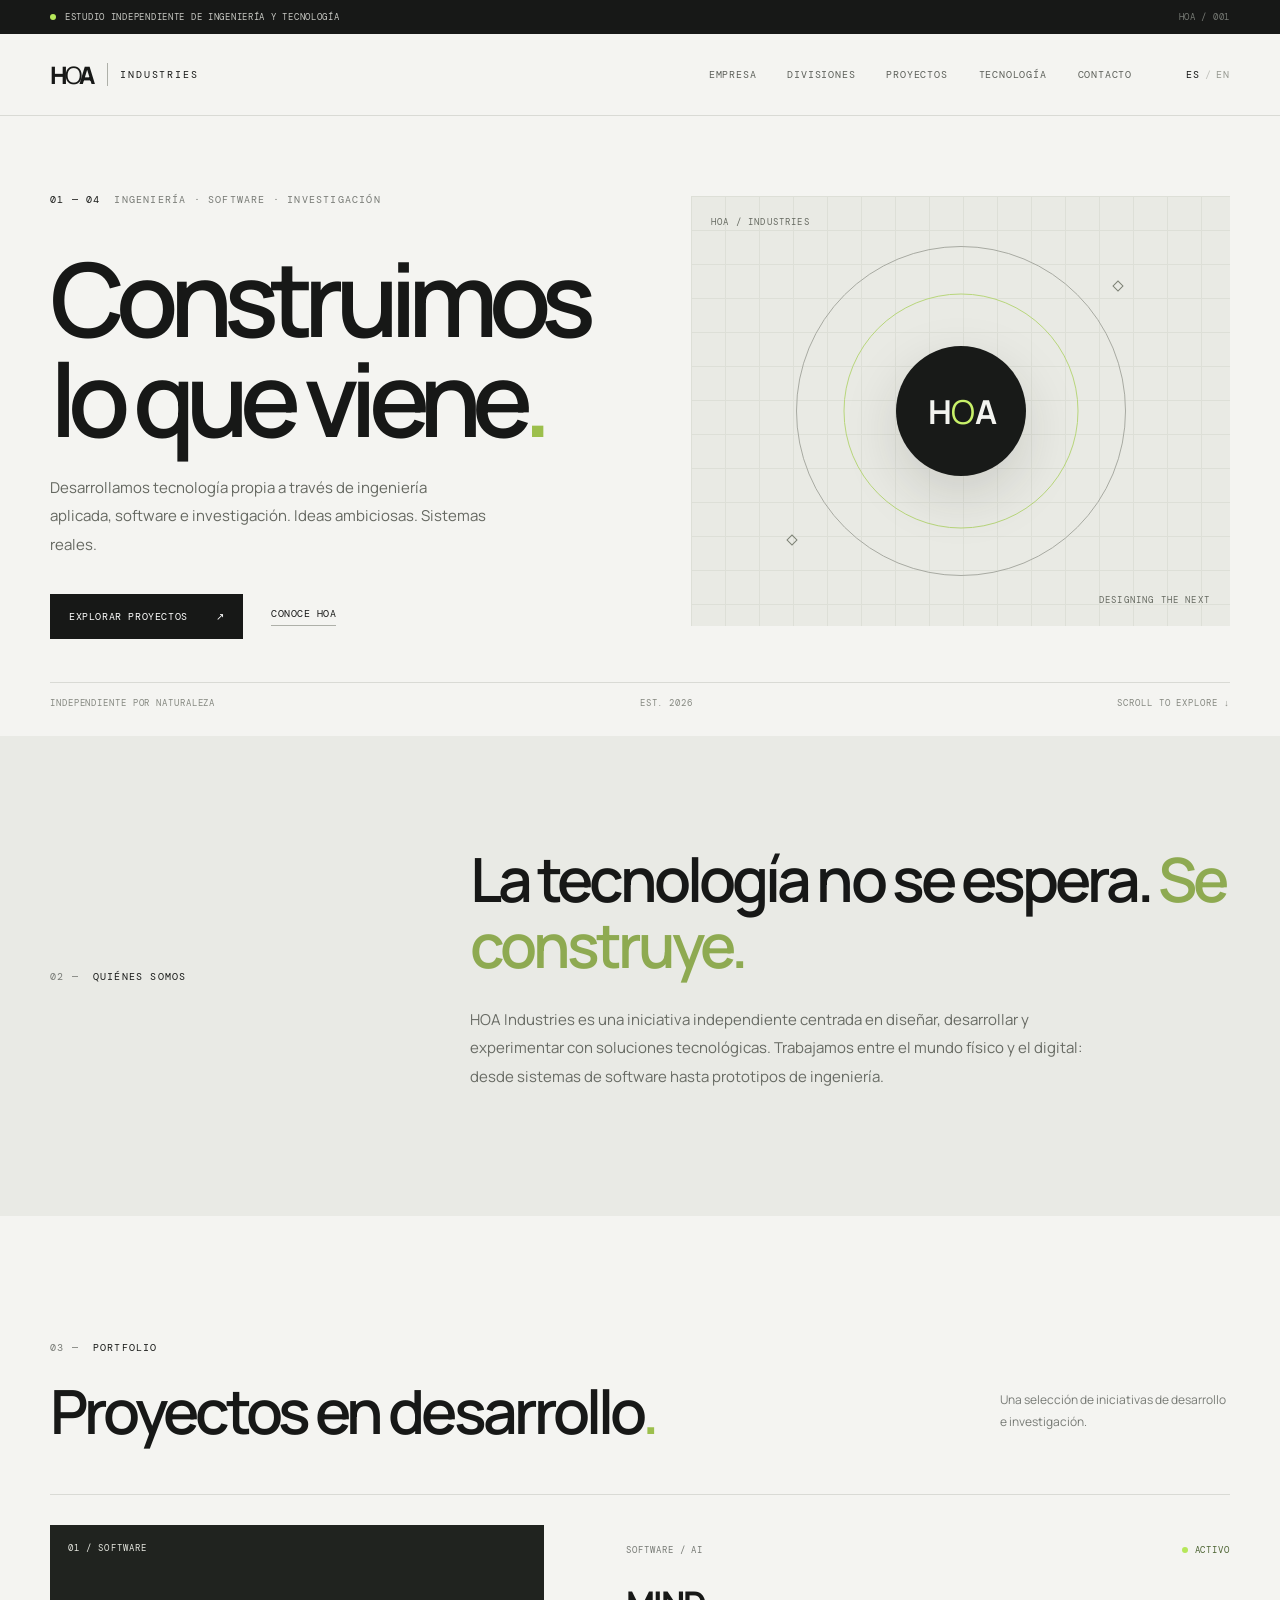
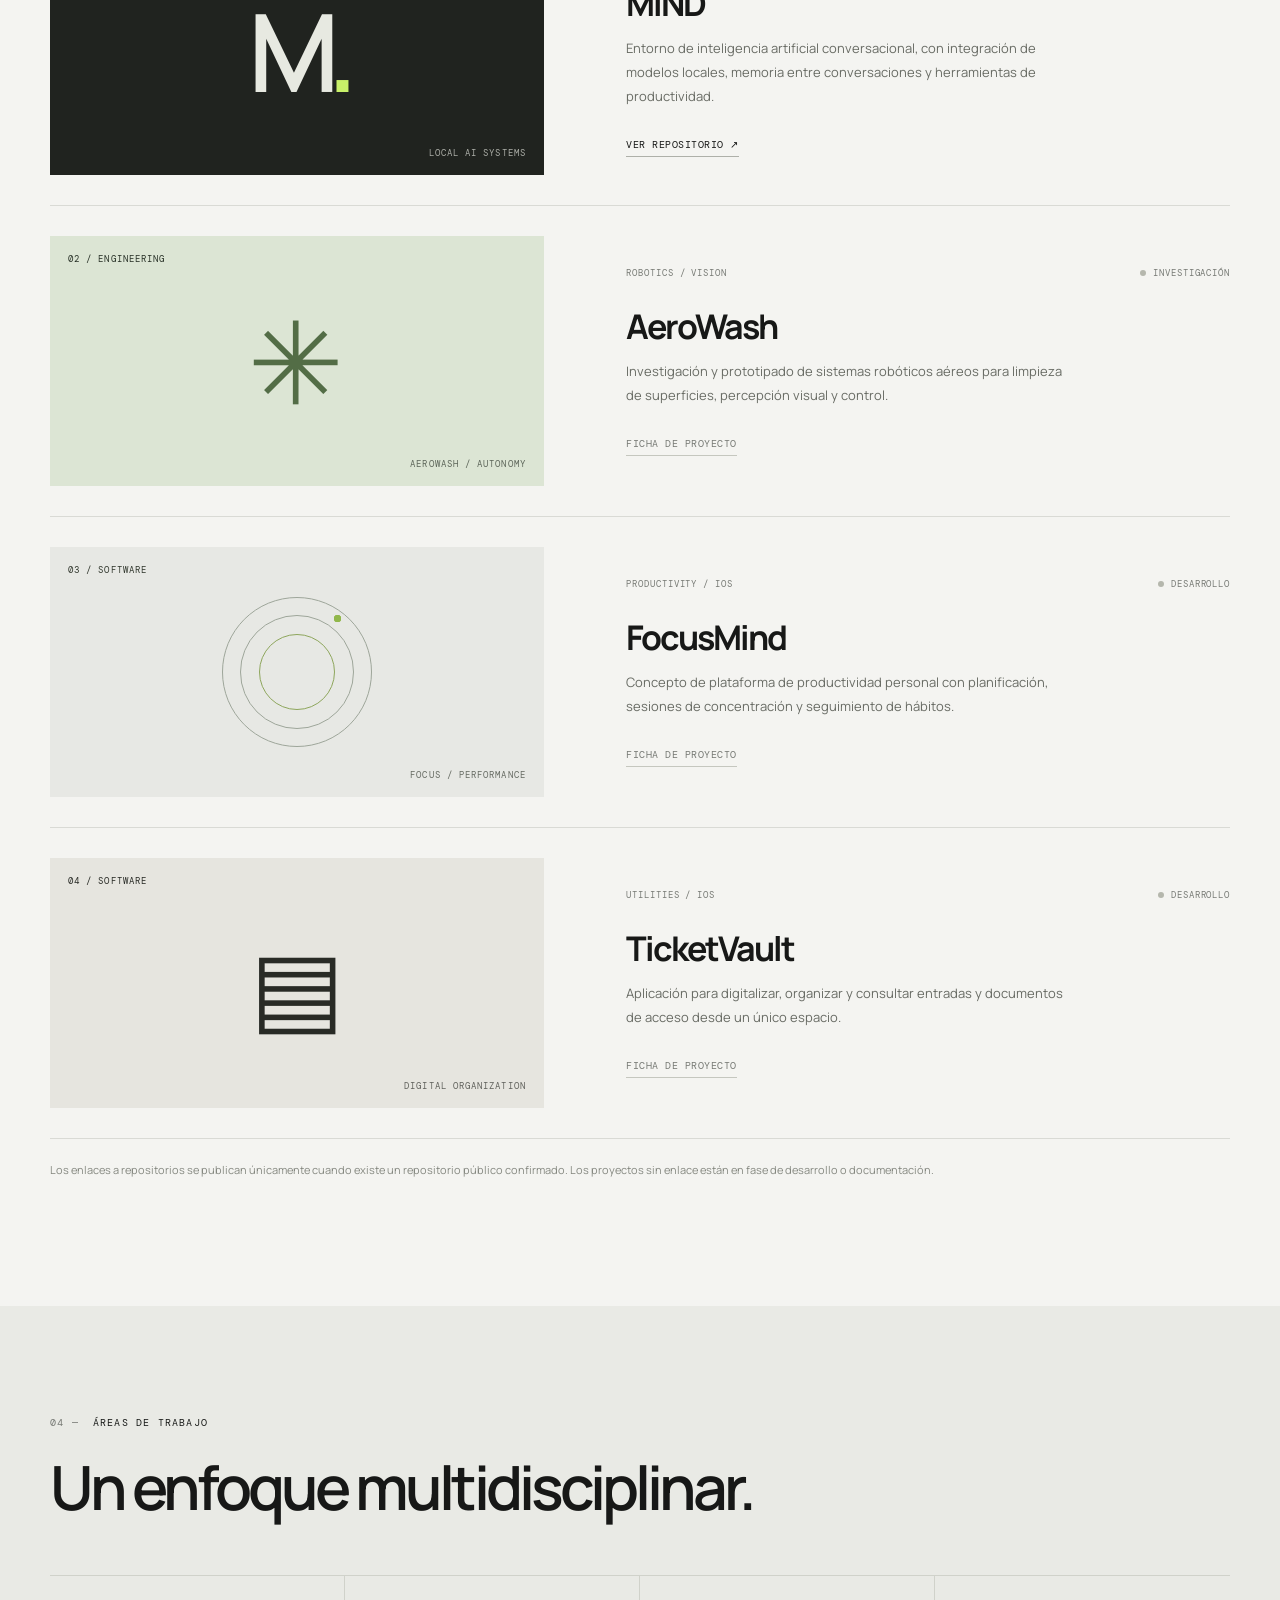
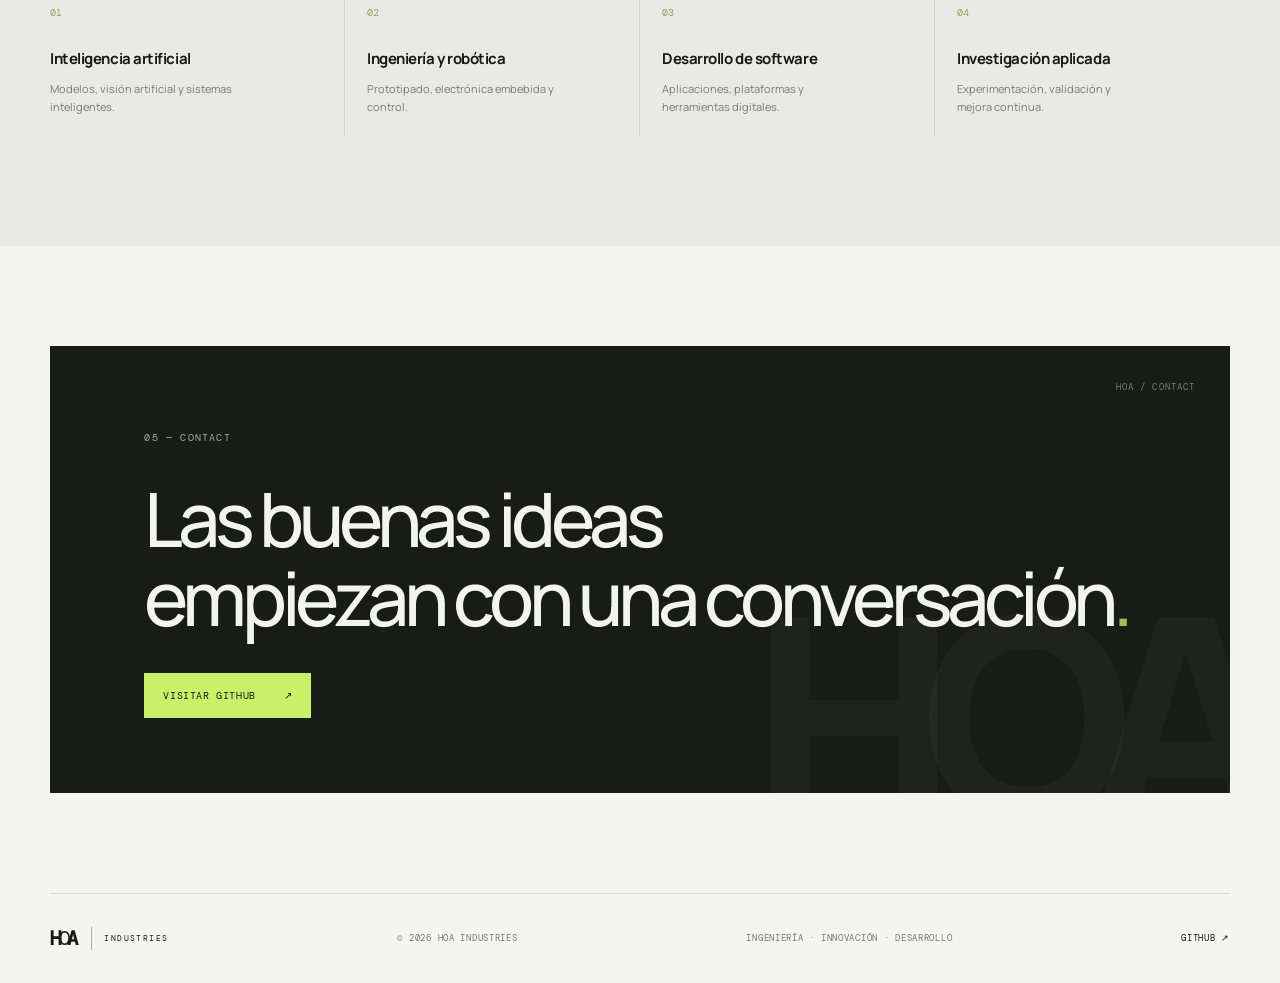
<file: industries/index.html>
<!doctype html>
<html lang="es">
<head>
  <meta charset="utf-8">
  <meta name="viewport" content="width=device-width, initial-scale=1">
  <meta name="theme-color" content="#f5f5f2">
  <meta name="description" content="HOA Industries — ingeniería, software e innovación tecnológica. Engineering, software and technological innovation.">
  <title>HOA Industries — Engineering & Innovation</title>
  <link rel="preconnect" href="https://fonts.googleapis.com">
  <link rel="preconnect" href="https://fonts.gstatic.com" crossorigin>
  <link href="https://fonts.googleapis.com/css2?family=DM+Mono:wght@400;500&family=Manrope:wght@400;500;600;700;800&display=swap" rel="stylesheet">
  <link rel="stylesheet" href="./styles.css">
</head>
<body>
  <div class="announcement"><span class="status-dot"></span><span data-es="Estudio independiente de ingeniería y tecnología" data-en="Independent engineering and technology studio">Estudio independiente de ingeniería y tecnología</span><span class="announcement-code">HOA / 001</span></div>
  <header class="site-header">
    <a class="brand" href="#top" aria-label="HOA Industries home"><span class="brand-mark">H<span>O</span>A</span><span class="brand-divider"></span><span class="brand-name">INDUSTRIES</span></a>
    <button class="menu-toggle" aria-label="Open menu" aria-expanded="false">☰</button>
    <nav class="main-nav">
      <a href="#about" data-es="Empresa" data-en="Company">Empresa</a>
      <a href="./divisions/index.html" data-es="Divisiones" data-en="Divisions">Divisiones</a>
      <a href="#work" data-es="Proyectos" data-en="Projects">Proyectos</a>
      <a href="#technology" data-es="Tecnología" data-en="Technology">Tecnología</a>
      <a href="#contact" data-es="Contacto" data-en="Contact">Contacto</a>
    </nav>
    <button class="language-switch" type="button" aria-label="Switch language"><span class="lang-current">ES</span><span class="lang-divider">/</span><span class="lang-next">EN</span></button>
  </header>

  <main id="top">
    <section class="hero wrap">
      <div class="hero-copy">
        <p class="eyebrow"><span>01 — 04</span><span data-es="INGENIERÍA · SOFTWARE · INVESTIGACIÓN" data-en="ENGINEERING · SOFTWARE · RESEARCH">INGENIERÍA · SOFTWARE · INVESTIGACIÓN</span></p>
        <h1 data-es="Construimos<br>lo que viene<span class='accent'>.</span>" data-en="We build<br>what comes next<span class='accent'>.</span>">Construimos<br>lo que viene<span class="accent">.</span></h1>
        <p class="hero-lead" data-es="Desarrollamos tecnología propia a través de ingeniería aplicada, software e investigación. Ideas ambiciosas. Sistemas reales." data-en="We develop our own technology through applied engineering, software and research. Ambitious ideas. Real systems.">Desarrollamos tecnología propia a través de ingeniería aplicada, software e investigación. Ideas ambiciosas. Sistemas reales.</p>
        <div class="hero-actions"><a class="button button-dark" href="#work"><span data-es="Explorar proyectos" data-en="Explore projects">Explorar proyectos</span><span>↗</span></a><a class="text-link" href="#about" data-es="Conoce HOA" data-en="Discover HOA">Conoce HOA</a></div>
      </div>
      <div class="hero-art" aria-label="Abstract HOA geometric identity">
        <div class="art-grid"></div><div class="art-orbit orbit-one"></div><div class="art-orbit orbit-two"></div>
        <div class="art-core"><span>H</span><i>O</i><span>A</span></div>
        <div class="art-label art-label-top">HOA / INDUSTRIES</div><div class="art-label art-label-bottom">DESIGNING THE NEXT</div>
        <div class="art-cross cross-one"></div><div class="art-cross cross-two"></div>
      </div>
      <div class="hero-foot"><span data-es="INDEPENDIENTE POR NATURALEZA" data-en="INDEPENDENT BY NATURE">INDEPENDIENTE POR NATURALEZA</span><span>EST. 2026</span><span>SCROLL TO EXPLORE ↓</span></div>
    </section>

    <section class="intro-section" id="about"><div class="wrap intro-grid">
      <p class="eyebrow">02 — <span data-es="QUIÉNES SOMOS" data-en="WHO WE ARE">QUIÉNES SOMOS</span></p>
      <div><h2 data-es="La tecnología no se espera. <span>Se construye.</span>" data-en="Technology isn't waited for. <span>It's built.</span>">La tecnología no se espera. <span>Se construye.</span></h2>
      <p class="body-copy" data-es="HOA Industries es una iniciativa independiente centrada en diseñar, desarrollar y experimentar con soluciones tecnológicas. Trabajamos entre el mundo físico y el digital: desde sistemas de software hasta prototipos de ingeniería." data-en="HOA Industries is an independent initiative focused on designing, developing and experimenting with technological solutions. We work across the physical and digital worlds — from software systems to engineering prototypes.">HOA Industries es una iniciativa independiente centrada en diseñar, desarrollar y experimentar con soluciones tecnológicas. Trabajamos entre el mundo físico y el digital: desde sistemas de software hasta prototipos de ingeniería.</p></div>
    </div></section>

    <section class="work-section wrap" id="work">
      <div class="section-heading"><div><p class="eyebrow">03 — <span data-es="PORTFOLIO" data-en="PORTFOLIO">PORTFOLIO</span></p><h2 data-es="Proyectos en desarrollo<span class='accent'>.</span>" data-en="Projects in progress<span class='accent'>.</span>">Proyectos en desarrollo<span class="accent">.</span></h2></div><p class="section-note" data-es="Una selección de iniciativas de desarrollo e investigación." data-en="A selection of development and research initiatives.">Una selección de iniciativas de desarrollo e investigación.</p></div>
      <div class="project-list">
        <article class="project-card featured"><div class="project-visual visual-mind"><span class="visual-index">01 / SOFTWARE</span><div class="mind-symbol">M<span>.</span></div><span class="visual-caption">LOCAL AI SYSTEMS</span></div><div class="project-info"><div class="project-meta"><span>SOFTWARE / AI</span><span class="project-state"><i></i><span data-es="ACTIVO" data-en="ACTIVE">ACTIVO</span></span></div><h3>MIND</h3><p data-es="Entorno de inteligencia artificial conversacional, con integración de modelos locales, memoria entre conversaciones y herramientas de productividad." data-en="A conversational AI environment featuring local model integration, cross-chat memory and productivity tools.">Entorno de inteligencia artificial conversacional, con integración de modelos locales, memoria entre conversaciones y herramientas de productividad.</p><a class="project-link" href="https://github.com/rudbdhduebejdjdvdj-rgb/HOA" target="_blank" rel="noreferrer"><span data-es="Ver repositorio" data-en="View repository">Ver repositorio</span> ↗</a></div></article>
        <article class="project-card"><div class="project-visual visual-aero"><span class="visual-index">02 / ENGINEERING</span><div class="drone-shape">✳</div><span class="visual-caption">AEROWASH / AUTONOMY</span></div><div class="project-info"><div class="project-meta"><span>ROBOTICS / VISION</span><span class="project-state state-rd"><i></i><span data-es="INVESTIGACIÓN" data-en="RESEARCH">INVESTIGACIÓN</span></span></div><h3>AeroWash</h3><p data-es="Investigación y prototipado de sistemas robóticos aéreos para limpieza de superficies, percepción visual y control." data-en="Research and prototyping of aerial robotic systems for surface cleaning, computer vision and control.">Investigación y prototipado de sistemas robóticos aéreos para limpieza de superficies, percepción visual y control.</p><span class="project-link muted" data-es="Ficha de proyecto" data-en="Project overview">Ficha de proyecto</span></div></article>
        <article class="project-card"><div class="project-visual visual-focus"><span class="visual-index">03 / SOFTWARE</span><div class="focus-rings"><i></i><i></i><i></i></div><span class="visual-caption">FOCUS / PERFORMANCE</span></div><div class="project-info"><div class="project-meta"><span>PRODUCTIVITY / IOS</span><span class="project-state state-rd"><i></i><span data-es="DESARROLLO" data-en="DEVELOPMENT">DESARROLLO</span></span></div><h3>FocusMind</h3><p data-es="Concepto de plataforma de productividad personal con planificación, sesiones de concentración y seguimiento de hábitos." data-en="A personal productivity platform concept with planning, focus sessions and habit tracking.">Concepto de plataforma de productividad personal con planificación, sesiones de concentración y seguimiento de hábitos.</p><span class="project-link muted" data-es="Ficha de proyecto" data-en="Project overview">Ficha de proyecto</span></div></article>
        <article class="project-card"><div class="project-visual visual-vault"><span class="visual-index">04 / SOFTWARE</span><div class="vault-icon">▤</div><span class="visual-caption">DIGITAL ORGANIZATION</span></div><div class="project-info"><div class="project-meta"><span>UTILITIES / IOS</span><span class="project-state state-rd"><i></i><span data-es="DESARROLLO" data-en="DEVELOPMENT">DESARROLLO</span></span></div><h3>TicketVault</h3><p data-es="Aplicación para digitalizar, organizar y consultar entradas y documentos de acceso desde un único espacio." data-en="An application to digitize, organize and retrieve tickets and access documents in one place.">Aplicación para digitalizar, organizar y consultar entradas y documentos de acceso desde un único espacio.</p><span class="project-link muted" data-es="Ficha de proyecto" data-en="Project overview">Ficha de proyecto</span></div></article>
      </div>
      <p class="portfolio-footnote" data-es="Los enlaces a repositorios se publican únicamente cuando existe un repositorio público confirmado. Los proyectos sin enlace están en fase de desarrollo o documentación." data-en="Repository links are published only when a public repository is confirmed. Projects without a link are in development or documentation.">Los enlaces a repositorios se publican únicamente cuando existe un repositorio público confirmado. Los proyectos sin enlace están en fase de desarrollo o documentación.</p>
    </section>

    <section class="capabilities-section" id="technology"><div class="wrap"><p class="eyebrow">04 — <span data-es="ÁREAS DE TRABAJO" data-en="AREAS OF WORK">ÁREAS DE TRABAJO</span></p><h2 data-es="Un enfoque multidisciplinar." data-en="A multidisciplinary approach.">Un enfoque multidisciplinar.</h2><div class="capability-grid">
      <div class="capability"><span>01</span><h3 data-es="Inteligencia artificial" data-en="Artificial intelligence">Inteligencia artificial</h3><p data-es="Modelos, visión artificial y sistemas inteligentes." data-en="Models, computer vision and intelligent systems.">Modelos, visión artificial y sistemas inteligentes.</p></div>
      <div class="capability"><span>02</span><h3 data-es="Ingeniería y robótica" data-en="Engineering & robotics">Ingeniería y robótica</h3><p data-es="Prototipado, electrónica embebida y control." data-en="Prototyping, embedded electronics and control.">Prototipado, electrónica embebida y control.</p></div>
      <div class="capability"><span>03</span><h3 data-es="Desarrollo de software" data-en="Software development">Desarrollo de software</h3><p data-es="Aplicaciones, plataformas y herramientas digitales." data-en="Applications, platforms and digital tools.">Aplicaciones, plataformas y herramientas digitales.</p></div>
      <div class="capability"><span>04</span><h3 data-es="Investigación aplicada" data-en="Applied research">Investigación aplicada</h3><p data-es="Experimentación, validación y mejora continua." data-en="Experimentation, validation and continuous improvement.">Experimentación, validación y mejora continua.</p></div>
    </div></div></section>

    <section class="contact-section wrap" id="contact"><div class="contact-panel"><p class="eyebrow">05 — CONTACT</p><h2 data-es="Las buenas ideas<br>empiezan con una conversación<span class='accent'>.</span>" data-en="Good ideas<br>start with a conversation<span class='accent'>.</span>">Las buenas ideas<br>empiezan con una conversación<span class="accent">.</span></h2><a class="button button-light" href="https://github.com/rudbdhduebejdjdvdj-rgb" target="_blank" rel="noreferrer"><span data-es="Visitar GitHub" data-en="Visit GitHub">Visitar GitHub</span><span>↗</span></a><div class="contact-index">HOA / CONTACT</div></div></section>
  </main>
  <footer class="site-footer wrap"><a class="brand footer-brand" href="#top"><span class="brand-mark">H<span>O</span>A</span><span class="brand-divider"></span><span class="brand-name">INDUSTRIES</span></a><span>© <span id="year"></span> HOA INDUSTRIES</span><span data-es="INGENIERÍA · INNOVACIÓN · DESARROLLO" data-en="ENGINEERING · INNOVATION · DEVELOPMENT">INGENIERÍA · INNOVACIÓN · DESARROLLO</span><a href="https://github.com/rudbdhduebejdjdvdj-rgb/HOA" target="_blank" rel="noreferrer">GITHUB ↗</a></footer>
  <script src="./app.js"></script>
</body>
</html>
</file>
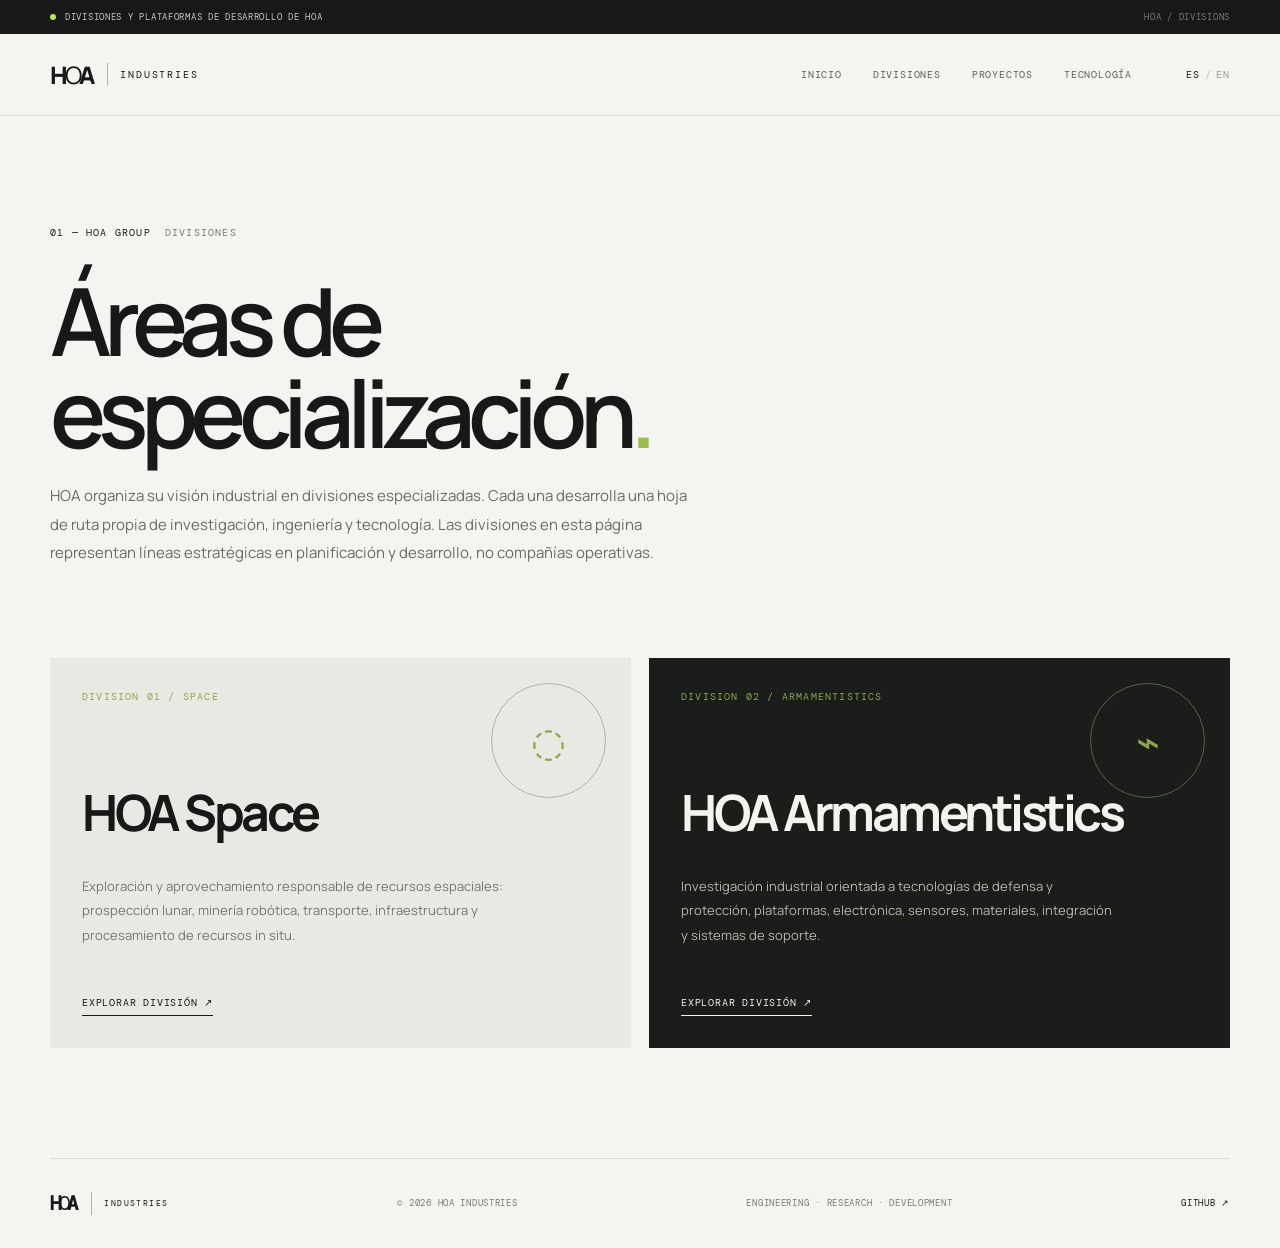
<file: industries/divisions/index.html>
<!doctype html>
<html lang="es"><head><meta charset="utf-8"><meta name="viewport" content="width=device-width,initial-scale=1"><meta name="description" content="Divisiones de HOA Industries: Space y Armamentistics."><title>Divisions — HOA Industries</title><link rel="preconnect" href="https://fonts.googleapis.com"><link rel="preconnect" href="https://fonts.gstatic.com" crossorigin><link href="https://fonts.googleapis.com/css2?family=DM+Mono:wght@400;500&family=Manrope:wght@400;500;600;700;800&display=swap" rel="stylesheet"><link rel="stylesheet" href="../styles.css"><style>.division-hero{padding:100px 0 75px}.division-hero h1{font-size:clamp(54px,8vw,94px);line-height:.98;letter-spacing:-.08em;font-weight:600;margin:35px 0 24px}.division-hero p.lead{max-width:650px;color:#686b64;font-size:15px;line-height:1.9}.division-grid{display:grid;grid-template-columns:1fr 1fr;gap:18px;padding-bottom:110px}.division-card{min-height:390px;background:#e8e9e3;padding:32px;display:flex;flex-direction:column;position:relative;overflow:hidden}.division-card.dark{background:#1b1d1a;color:#f4f4ef}.division-card .number{font:10px var(--mono);letter-spacing:.12em;color:#8ba74e}.division-card h2{font-size:clamp(34px,4vw,50px);letter-spacing:-.07em;margin:75px 0 15px}.division-card p{max-width:440px;font-size:13px;line-height:1.9;color:#73766f}.division-card.dark p{color:#b4b8ae}.division-card a{margin-top:auto;align-self:flex-start;font:10px var(--mono);letter-spacing:.08em;text-transform:uppercase;border-bottom:1px solid currentColor;padding-bottom:6px}.division-art{position:absolute;right:25px;top:25px;width:115px;height:115px;border:1px solid #aeb4a3;border-radius:50%;display:grid;place-items:center;font-size:40px;color:#8ba74e}.division-card.dark .division-art{border-color:#58604f}@media(max-width:700px){.division-hero{padding:70px 0 55px}.division-grid{grid-template-columns:1fr;padding-bottom:70px}.division-card{min-height:350px}.division-card h2{margin-top:70px}}</style></head>
<body><div class="announcement"><span class="status-dot"></span><span data-es="Divisiones y plataformas de desarrollo de HOA" data-en="HOA divisions and development platforms">Divisiones y plataformas de desarrollo de HOA</span><span class="announcement-code">HOA / DIVISIONS</span></div>
<header class="site-header"><a class="brand" href="../index.html"><span class="brand-mark">H<span>O</span>A</span><span class="brand-divider"></span><span class="brand-name">INDUSTRIES</span></a><button class="menu-toggle" aria-label="Abrir menú" aria-expanded="false">☰</button><nav class="main-nav"><a href="../index.html" data-es="Inicio" data-en="Home">Inicio</a><a href="./index.html" data-es="Divisiones" data-en="Divisions">Divisiones</a><a href="../index.html#work" data-es="Proyectos" data-en="Projects">Proyectos</a><a href="../index.html#technology" data-es="Tecnología" data-en="Technology">Tecnología</a></nav><button class="language-switch" type="button" aria-label="Switch language"><span class="lang-current">ES</span><span class="lang-divider">/</span><span class="lang-next">EN</span></button></header>
<main class="wrap"><section class="division-hero"><p class="eyebrow"><span>01 — HOA GROUP</span><span data-es="DIVISIONES" data-en="DIVISIONS">DIVISIONES</span></p><h1 data-es="Áreas de<br>especialización<span class='accent'>.</span>" data-en="Fields of<br>specialization<span class='accent'>.</span>">Áreas de<br>especialización<span class="accent">.</span></h1><p class="lead" data-es="HOA organiza su visión industrial en divisiones especializadas. Cada una desarrolla una hoja de ruta propia de investigación, ingeniería y tecnología. Las divisiones en esta página representan líneas estratégicas en planificación y desarrollo, no compañías operativas." data-en="HOA organizes its industrial vision into specialized divisions. Each one follows its own roadmap for research, engineering and technology. The divisions on this page represent strategic areas in planning and development, not operating companies.">HOA organiza su visión industrial en divisiones especializadas. Cada una desarrolla una hoja de ruta propia de investigación, ingeniería y tecnología. Las divisiones en esta página representan líneas estratégicas en planificación y desarrollo, no compañías operativas.</p></section>
<section class="division-grid"><article class="division-card"><span class="number">DIVISION 01 / SPACE</span><div class="division-art">◌</div><h2>HOA Space</h2><p data-es="Exploración y aprovechamiento responsable de recursos espaciales: prospección lunar, minería robótica, transporte, infraestructura y procesamiento de recursos in situ." data-en="Exploration and responsible use of space resources: lunar prospecting, robotic mining, transport, infrastructure and in-situ resource processing.">Exploración y aprovechamiento responsable de recursos espaciales: prospección lunar, minería robótica, transporte, infraestructura y procesamiento de recursos in situ.</p><a href="./space.html"><span data-es="Explorar división" data-en="Explore division">Explorar división</span> ↗</a></article>
<article class="division-card dark"><span class="number">DIVISION 02 / ARMAMENTISTICS</span><div class="division-art">⌁</div><h2>HOA Armamentistics</h2><p data-es="Investigación industrial orientada a tecnologías de defensa y protección, plataformas, electrónica, sensores, materiales, integración y sistemas de soporte." data-en="Industrial research focused on defence and protection technologies, platforms, electronics, sensors, materials, integration and support systems.">Investigación industrial orientada a tecnologías de defensa y protección, plataformas, electrónica, sensores, materiales, integración y sistemas de soporte.</p><a href="./armamentistics.html"><span data-es="Explorar división" data-en="Explore division">Explorar división</span> ↗</a></article></section></main>
<footer class="site-footer wrap"><a class="brand footer-brand" href="../index.html"><span class="brand-mark">H<span>O</span>A</span><span class="brand-divider"></span><span class="brand-name">INDUSTRIES</span></a><span>© <span id="year"></span> HOA INDUSTRIES</span><span>ENGINEERING · RESEARCH · DEVELOPMENT</span><a href="https://github.com/rudbdhduebejdjdvdj-rgb/HOA" target="_blank" rel="noreferrer">GITHUB ↗</a></footer><script src="../app.js"></script></body></html>
</file>
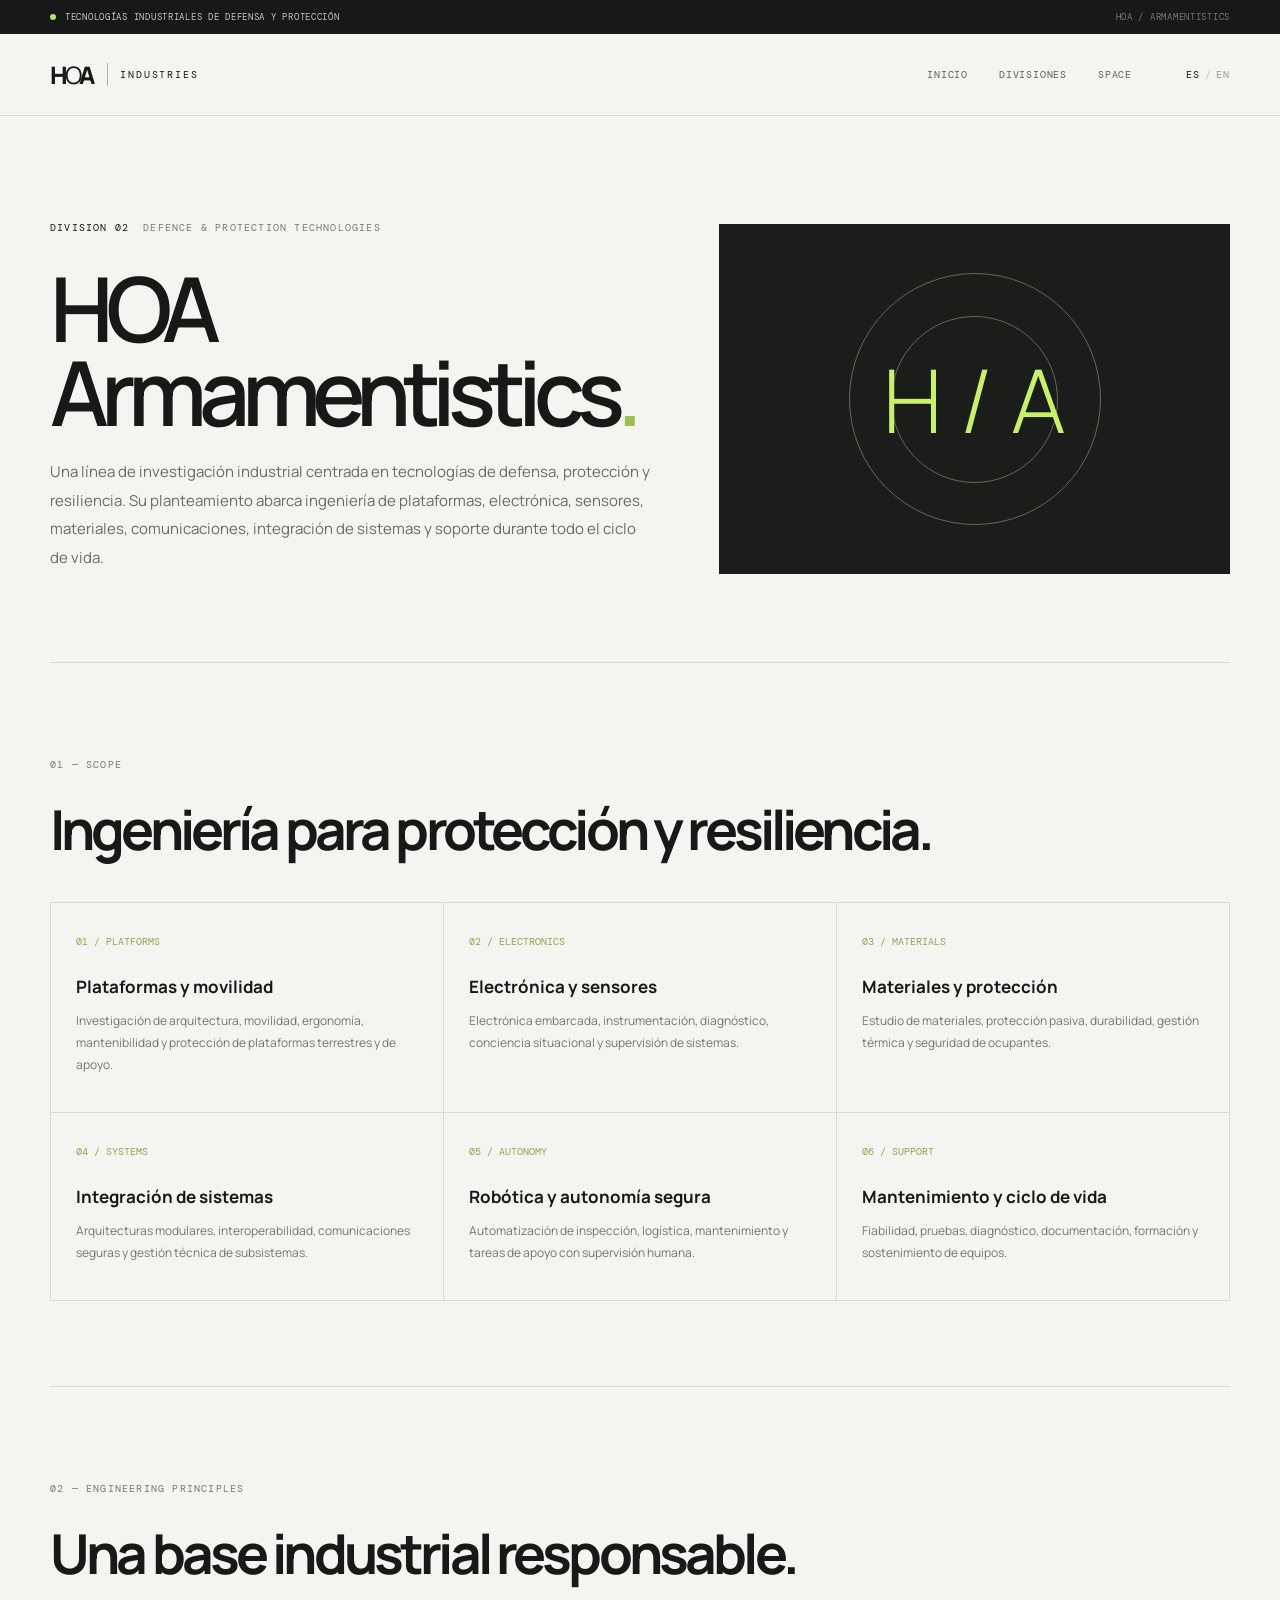
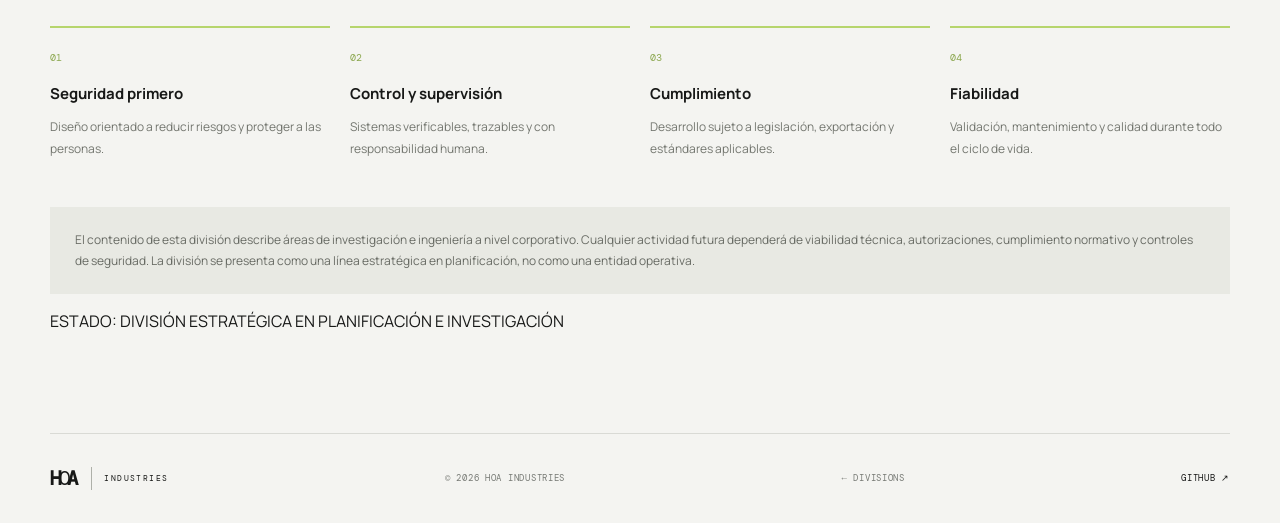
<file: industries/divisions/armamentistics.html>
<!doctype html>
<html lang="es"><head><meta charset="utf-8"><meta name="viewport" content="width=device-width,initial-scale=1"><meta name="description" content="HOA Armamentistics — investigación industrial en tecnologías de defensa y protección."><title>HOA Armamentistics — HOA Industries</title><link rel="preconnect" href="https://fonts.googleapis.com"><link rel="preconnect" href="https://fonts.gstatic.com" crossorigin><link href="https://fonts.googleapis.com/css2?family=DM+Mono:wght@400;500&family=Manrope:wght@400;500;600;700;800&display=swap" rel="stylesheet"><link rel="stylesheet" href="../styles.css"><style>.detail-hero{padding:95px 0 75px;display:grid;grid-template-columns:1.1fr .9fr;gap:45px;align-items:center}.detail-hero h1{font-size:clamp(54px,7vw,90px);line-height:.94;letter-spacing:-.09em;font-weight:600;margin:32px 0 24px}.detail-hero .lead{max-width:600px;color:#686b64;font-size:15px;line-height:1.9}.defence-visual{height:350px;background:#1b1d1a;color:#c8f169;position:relative;display:grid;place-items:center;overflow:hidden}.defence-visual:before,.defence-visual:after{content:"";position:absolute;width:250px;height:250px;border:1px solid #626b56;border-radius:50%}.defence-visual:after{width:165px;height:165px}.defence-mark{font-size:88px;font-weight:300;z-index:1}.detail-section{padding:85px 0;border-top:1px solid var(--line)}.detail-section h2{font-size:clamp(34px,5vw,55px);letter-spacing:-.07em;margin:20px 0 35px}.detail-grid{display:grid;grid-template-columns:repeat(3,1fr);gap:1px;background:var(--line);border:1px solid var(--line)}.detail-item{background:var(--paper);padding:25px;min-height:180px}.detail-item span{font:10px var(--mono);color:#8ba74e}.detail-item h3{font-size:17px;margin:25px 0 9px}.detail-item p{font-size:12px;line-height:1.8;color:#73766f}.principles{display:grid;grid-template-columns:repeat(4,1fr);gap:20px}.principle{border-top:2px solid #b6d56d;padding-top:16px}.principle b{font:10px var(--mono);color:#8ba74e}.principle h3{font-size:15px;margin:17px 0 9px}.principle p{font-size:12px;line-height:1.8;color:#73766f}.notice{background:#e8e9e3;padding:22px 25px;margin-top:35px;color:#686b64;font-size:12px;line-height:1.8}@media(max-width:760px){.detail-hero{grid-template-columns:1fr;padding:65px 0 55px}.defence-visual{height:260px}.detail-grid{grid-template-columns:1fr}.principles{grid-template-columns:1fr 1fr}.detail-section{padding:65px 0}}@media(max-width:430px){.principles{grid-template-columns:1fr}}</style></head>
<body><div class="announcement"><span class="status-dot"></span><span data-es="Tecnologías industriales de defensa y protección" data-en="Industrial defence and protection technologies">Tecnologías industriales de defensa y protección</span><span class="announcement-code">HOA / ARMAMENTISTICS</span></div><header class="site-header"><a class="brand" href="../index.html"><span class="brand-mark">H<span>O</span>A</span><span class="brand-divider"></span><span class="brand-name">INDUSTRIES</span></a><button class="menu-toggle" aria-label="Abrir menú" aria-expanded="false">☰</button><nav class="main-nav"><a href="../index.html" data-es="Inicio" data-en="Home">Inicio</a><a href="./index.html" data-es="Divisiones" data-en="Divisions">Divisiones</a><a href="./space.html">Space</a></nav><button class="language-switch" type="button" aria-label="Switch language"><span class="lang-current">ES</span><span class="lang-divider">/</span><span class="lang-next">EN</span></button></header>
<main class="wrap"><section class="detail-hero"><div><p class="eyebrow"><span>DIVISION 02</span><span>DEFENCE & PROTECTION TECHNOLOGIES</span></p><h1>HOA<br>Armamentistics<span class="accent">.</span></h1><p class="lead" data-es="Una línea de investigación industrial centrada en tecnologías de defensa, protección y resiliencia. Su planteamiento abarca ingeniería de plataformas, electrónica, sensores, materiales, comunicaciones, integración de sistemas y soporte durante todo el ciclo de vida." data-en="An industrial research area focused on defence, protection and resilience technologies. Its scope includes platform engineering, electronics, sensors, materials, communications, systems integration and lifecycle support.">Una línea de investigación industrial centrada en tecnologías de defensa, protección y resiliencia. Su planteamiento abarca ingeniería de plataformas, electrónica, sensores, materiales, comunicaciones, integración de sistemas y soporte durante todo el ciclo de vida.</p></div><div class="defence-visual"><div class="defence-mark">H / A</div></div></section>
<section class="detail-section"><p class="eyebrow">01 — SCOPE</p><h2 data-es="Ingeniería para protección y resiliencia." data-en="Engineering for protection and resilience.">Ingeniería para protección y resiliencia.</h2><div class="detail-grid"><article class="detail-item"><span>01 / PLATFORMS</span><h3 data-es="Plataformas y movilidad" data-en="Platforms and mobility">Plataformas y movilidad</h3><p data-es="Investigación de arquitectura, movilidad, ergonomía, mantenibilidad y protección de plataformas terrestres y de apoyo." data-en="Research into architecture, mobility, ergonomics, maintainability and protection of ground and support platforms.">Investigación de arquitectura, movilidad, ergonomía, mantenibilidad y protección de plataformas terrestres y de apoyo.</p></article><article class="detail-item"><span>02 / ELECTRONICS</span><h3 data-es="Electrónica y sensores" data-en="Electronics and sensors">Electrónica y sensores</h3><p data-es="Electrónica embarcada, instrumentación, diagnóstico, conciencia situacional y supervisión de sistemas." data-en="Embedded electronics, instrumentation, diagnostics, situational awareness and system monitoring.">Electrónica embarcada, instrumentación, diagnóstico, conciencia situacional y supervisión de sistemas.</p></article><article class="detail-item"><span>03 / MATERIALS</span><h3 data-es="Materiales y protección" data-en="Materials and protection">Materiales y protección</h3><p data-es="Estudio de materiales, protección pasiva, durabilidad, gestión térmica y seguridad de ocupantes." data-en="Study of materials, passive protection, durability, thermal management and occupant safety.">Estudio de materiales, protección pasiva, durabilidad, gestión térmica y seguridad de ocupantes.</p></article><article class="detail-item"><span>04 / SYSTEMS</span><h3 data-es="Integración de sistemas" data-en="Systems integration">Integración de sistemas</h3><p data-es="Arquitecturas modulares, interoperabilidad, comunicaciones seguras y gestión técnica de subsistemas." data-en="Modular architectures, interoperability, secure communications and technical management of subsystems.">Arquitecturas modulares, interoperabilidad, comunicaciones seguras y gestión técnica de subsistemas.</p></article><article class="detail-item"><span>05 / AUTONOMY</span><h3 data-es="Robótica y autonomía segura" data-en="Robotics and safe autonomy">Robótica y autonomía segura</h3><p data-es="Automatización de inspección, logística, mantenimiento y tareas de apoyo con supervisión humana." data-en="Automation of inspection, logistics, maintenance and support tasks with human oversight.">Automatización de inspección, logística, mantenimiento y tareas de apoyo con supervisión humana.</p></article><article class="detail-item"><span>06 / SUPPORT</span><h3 data-es="Mantenimiento y ciclo de vida" data-en="Maintenance and lifecycle">Mantenimiento y ciclo de vida</h3><p data-es="Fiabilidad, pruebas, diagnóstico, documentación, formación y sostenimiento de equipos." data-en="Reliability, testing, diagnostics, documentation, training and equipment sustainment.">Fiabilidad, pruebas, diagnóstico, documentación, formación y sostenimiento de equipos.</p></article></div></section>
<section class="detail-section"><p class="eyebrow">02 — ENGINEERING PRINCIPLES</p><h2 data-es="Una base industrial responsable." data-en="A responsible industrial foundation.">Una base industrial responsable.</h2><div class="principles"><article class="principle"><b>01</b><h3 data-es="Seguridad primero" data-en="Safety first">Seguridad primero</h3><p data-es="Diseño orientado a reducir riesgos y proteger a las personas." data-en="Design focused on reducing risks and protecting people.">Diseño orientado a reducir riesgos y proteger a las personas.</p></article><article class="principle"><b>02</b><h3 data-es="Control y supervisión" data-en="Control and oversight">Control y supervisión</h3><p data-es="Sistemas verificables, trazables y con responsabilidad humana." data-en="Verifiable, traceable systems with human accountability.">Sistemas verificables, trazables y con responsabilidad humana.</p></article><article class="principle"><b>03</b><h3 data-es="Cumplimiento" data-en="Compliance">Cumplimiento</h3><p data-es="Desarrollo sujeto a legislación, exportación y estándares aplicables." data-en="Development subject to applicable law, export controls and standards.">Desarrollo sujeto a legislación, exportación y estándares aplicables.</p></article><article class="principle"><b>04</b><h3 data-es="Fiabilidad" data-en="Reliability">Fiabilidad</h3><p data-es="Validación, mantenimiento y calidad durante todo el ciclo de vida." data-en="Validation, maintenance and quality throughout the lifecycle.">Validación, mantenimiento y calidad durante todo el ciclo de vida.</p></article></div><div class="notice" data-es="El contenido de esta división describe áreas de investigación e ingeniería a nivel corporativo. Cualquier actividad futura dependerá de viabilidad técnica, autorizaciones, cumplimiento normativo y controles de seguridad. La división se presenta como una línea estratégica en planificación, no como una entidad operativa." data-en="This division page describes research and engineering areas at a corporate level. Any future activity will depend on technical feasibility, authorizations, regulatory compliance and safety controls. The division is presented as a strategic area in planning, not as an operating entity.">El contenido de esta división describe áreas de investigación e ingeniería a nivel corporativo. Cualquier actividad futura dependerá de viabilidad técnica, autorizaciones, cumplimiento normativo y controles de seguridad. La división se presenta como una línea estratégica en planificación, no como una entidad operativa.</div><p class="status-note" data-es="ESTADO: DIVISIÓN ESTRATÉGICA EN PLANIFICACIÓN E INVESTIGACIÓN" data-en="STATUS: STRATEGIC DIVISION IN PLANNING AND RESEARCH">ESTADO: DIVISIÓN ESTRATÉGICA EN PLANIFICACIÓN E INVESTIGACIÓN</p></section></main>
<footer class="site-footer wrap"><a class="brand footer-brand" href="../index.html"><span class="brand-mark">H<span>O</span>A</span><span class="brand-divider"></span><span class="brand-name">INDUSTRIES</span></a><span>© <span id="year"></span> HOA INDUSTRIES</span><a href="./index.html">← DIVISIONS</a><a href="https://github.com/rudbdhduebejdjdvdj-rgb/HOA" target="_blank" rel="noreferrer">GITHUB ↗</a></footer><script src="../app.js"></script></body></html>
</file>
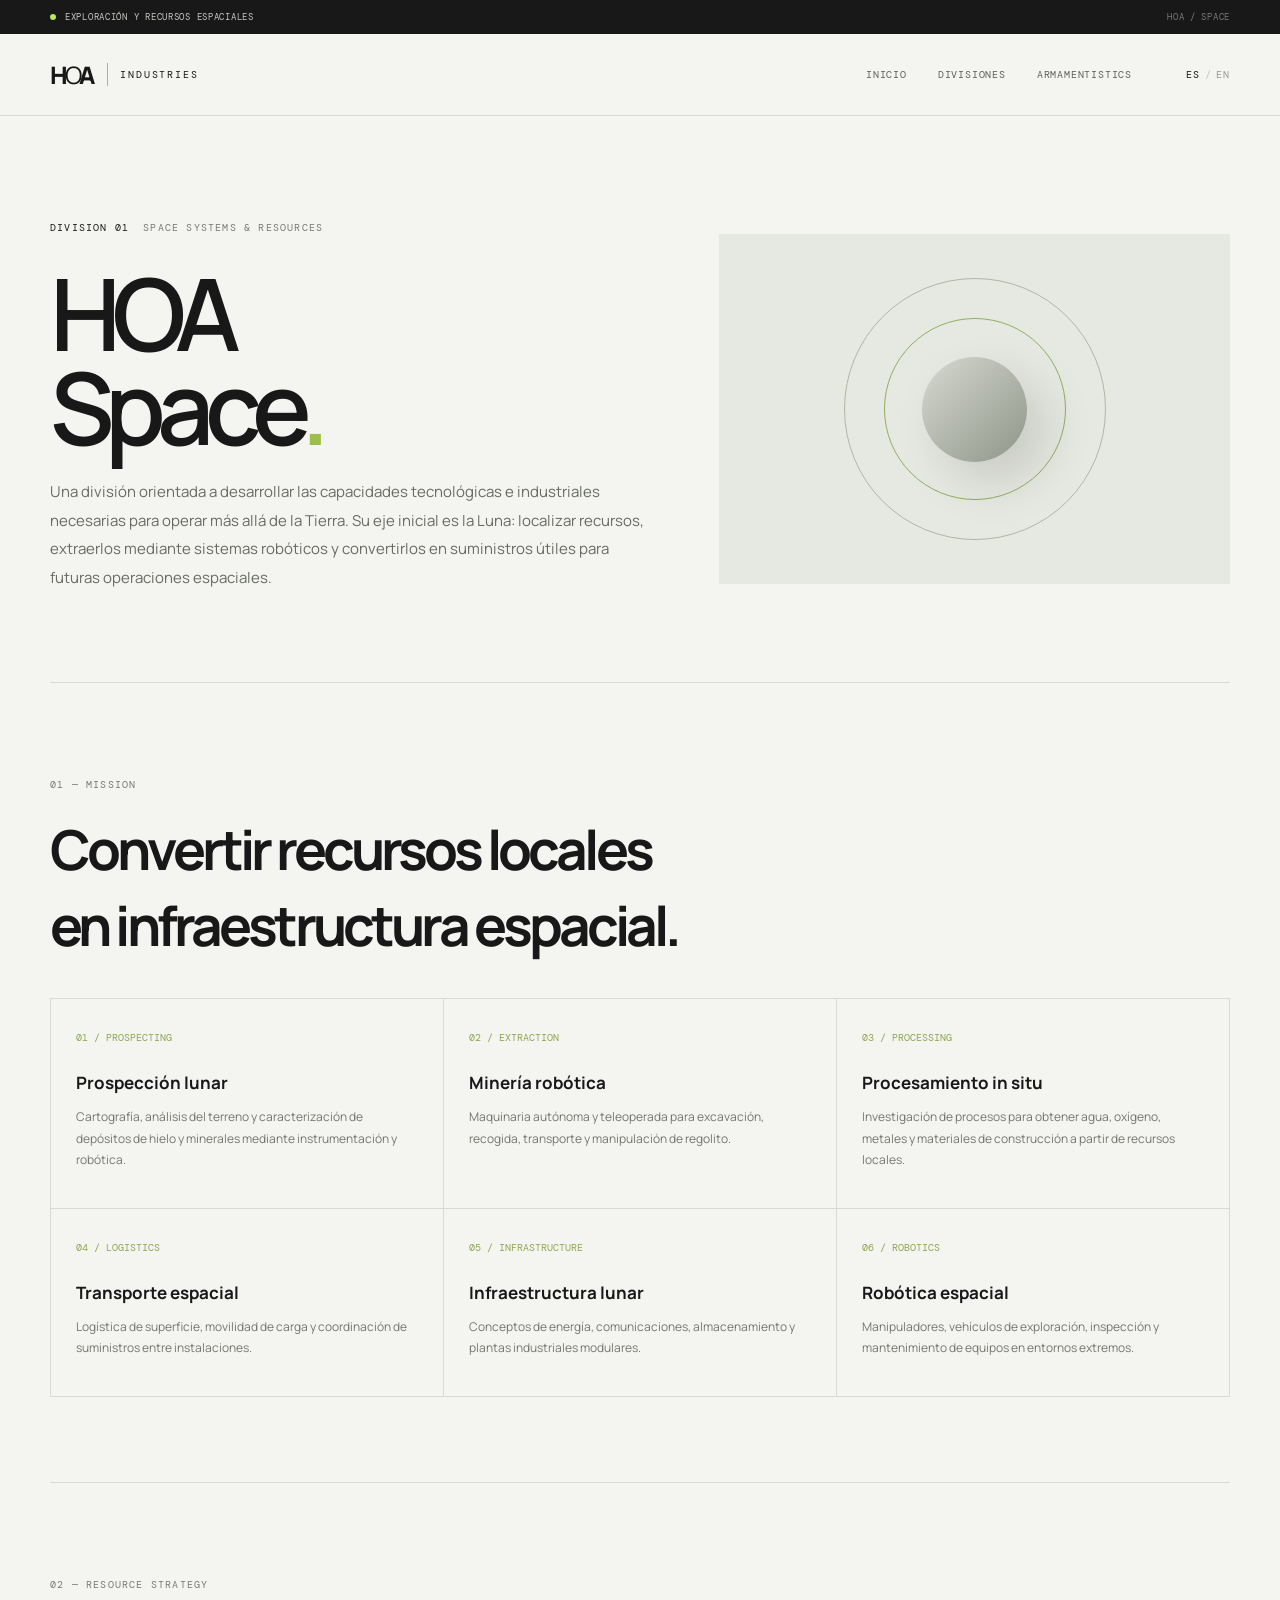
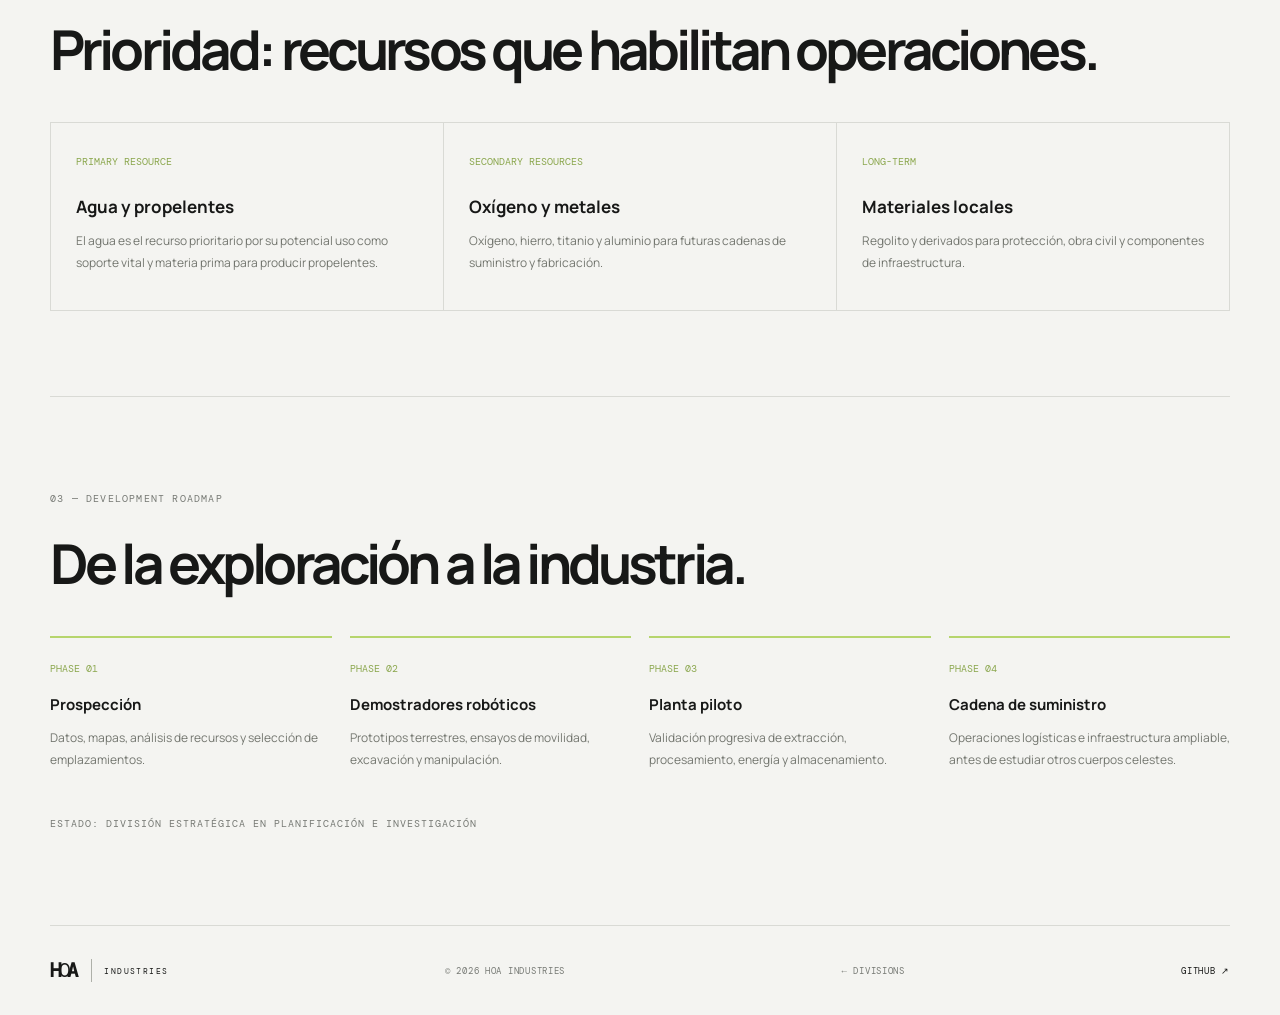
<file: industries/divisions/space.html>
<!doctype html>
<html lang="es"><head><meta charset="utf-8"><meta name="viewport" content="width=device-width,initial-scale=1"><meta name="description" content="HOA Space — exploración, recursos e infraestructura espacial."><title>HOA Space — HOA Industries</title><link rel="preconnect" href="https://fonts.googleapis.com"><link rel="preconnect" href="https://fonts.gstatic.com" crossorigin><link href="https://fonts.googleapis.com/css2?family=DM+Mono:wght@400;500&family=Manrope:wght@400;500;600;700;800&display=swap" rel="stylesheet"><link rel="stylesheet" href="../styles.css"><style>.detail-hero{padding:95px 0 75px;display:grid;grid-template-columns:1.1fr .9fr;gap:45px;align-items:center}.detail-hero h1{font-size:clamp(58px,8vw,100px);line-height:.94;letter-spacing:-.09em;font-weight:600;margin:32px 0 24px}.detail-hero .lead{max-width:600px;color:#686b64;font-size:15px;line-height:1.9}.space-visual{height:350px;background:#e6e9e1;position:relative;overflow:hidden;display:grid;place-items:center}.space-visual:before,.space-visual:after{content:"";position:absolute;border:1px solid #aeb7a5;border-radius:50%;width:260px;height:260px}.space-visual:after{width:180px;height:180px;border-color:#91ad61}.moon{width:105px;height:105px;border-radius:50%;background:linear-gradient(135deg,#d7d9d1,#8e9588);box-shadow:20px 20px 50px #0002;z-index:1}.detail-section{padding:85px 0;border-top:1px solid var(--line)}.detail-section h2{font-size:clamp(34px,5vw,55px);letter-spacing:-.07em;margin:20px 0 35px}.detail-grid{display:grid;grid-template-columns:repeat(3,1fr);gap:1px;background:var(--line);border:1px solid var(--line)}.detail-item{background:var(--paper);padding:25px;min-height:180px}.detail-item span{font:10px var(--mono);color:#8ba74e}.detail-item h3{font-size:17px;margin:25px 0 9px}.detail-item p{font-size:12px;line-height:1.8;color:#73766f}.roadmap{display:grid;grid-template-columns:repeat(4,1fr);gap:18px}.phase{border-top:2px solid #b6d56d;padding-top:17px}.phase b{font:10px var(--mono);color:#8ba74e}.phase h3{font-size:15px;margin:17px 0 9px}.phase p{font-size:12px;line-height:1.8;color:#73766f}.status-note{font:10px var(--mono);letter-spacing:.1em;color:#777a75;margin-top:35px;text-transform:uppercase}@media(max-width:760px){.detail-hero{grid-template-columns:1fr;padding:65px 0 55px}.space-visual{height:260px}.detail-grid{grid-template-columns:1fr}.roadmap{grid-template-columns:1fr 1fr}.detail-section{padding:65px 0}}@media(max-width:430px){.roadmap{grid-template-columns:1fr}}</style></head>
<body><div class="announcement"><span class="status-dot"></span><span data-es="Exploración y recursos espaciales" data-en="Space exploration and resources">Exploración y recursos espaciales</span><span class="announcement-code">HOA / SPACE</span></div><header class="site-header"><a class="brand" href="../index.html"><span class="brand-mark">H<span>O</span>A</span><span class="brand-divider"></span><span class="brand-name">INDUSTRIES</span></a><button class="menu-toggle" aria-label="Abrir menú" aria-expanded="false">☰</button><nav class="main-nav"><a href="../index.html" data-es="Inicio" data-en="Home">Inicio</a><a href="./index.html" data-es="Divisiones" data-en="Divisions">Divisiones</a><a href="./armamentistics.html">Armamentistics</a></nav><button class="language-switch" type="button" aria-label="Switch language"><span class="lang-current">ES</span><span class="lang-divider">/</span><span class="lang-next">EN</span></button></header>
<main class="wrap"><section class="detail-hero"><div><p class="eyebrow"><span>DIVISION 01</span><span>SPACE SYSTEMS & RESOURCES</span></p><h1>HOA<br>Space<span class="accent">.</span></h1><p class="lead" data-es="Una división orientada a desarrollar las capacidades tecnológicas e industriales necesarias para operar más allá de la Tierra. Su eje inicial es la Luna: localizar recursos, extraerlos mediante sistemas robóticos y convertirlos en suministros útiles para futuras operaciones espaciales." data-en="A division focused on developing the technological and industrial capabilities required to operate beyond Earth. Its initial focus is the Moon: locating resources, extracting them with robotic systems and converting them into useful supplies for future space operations.">Una división orientada a desarrollar las capacidades tecnológicas e industriales necesarias para operar más allá de la Tierra. Su eje inicial es la Luna: localizar recursos, extraerlos mediante sistemas robóticos y convertirlos en suministros útiles para futuras operaciones espaciales.</p></div><div class="space-visual"><div class="moon"></div></div></section>
<section class="detail-section"><p class="eyebrow">01 — MISSION</p><h2 data-es="Convertir recursos locales<br>en infraestructura espacial." data-en="Turn local resources<br>into space infrastructure.">Convertir recursos locales<br>en infraestructura espacial.</h2><div class="detail-grid"><article class="detail-item"><span>01 / PROSPECTING</span><h3 data-es="Prospección lunar" data-en="Lunar prospecting">Prospección lunar</h3><p data-es="Cartografía, análisis del terreno y caracterización de depósitos de hielo y minerales mediante instrumentación y robótica." data-en="Mapping, terrain analysis and characterization of ice and mineral deposits using instrumentation and robotics.">Cartografía, análisis del terreno y caracterización de depósitos de hielo y minerales mediante instrumentación y robótica.</p></article><article class="detail-item"><span>02 / EXTRACTION</span><h3 data-es="Minería robótica" data-en="Robotic mining">Minería robótica</h3><p data-es="Maquinaria autónoma y teleoperada para excavación, recogida, transporte y manipulación de regolito." data-en="Autonomous and teleoperated machinery for excavation, collection, transport and handling of regolith.">Maquinaria autónoma y teleoperada para excavación, recogida, transporte y manipulación de regolito.</p></article><article class="detail-item"><span>03 / PROCESSING</span><h3 data-es="Procesamiento in situ" data-en="In-situ processing">Procesamiento in situ</h3><p data-es="Investigación de procesos para obtener agua, oxígeno, metales y materiales de construcción a partir de recursos locales." data-en="Research into processes to obtain water, oxygen, metals and construction materials from local resources.">Investigación de procesos para obtener agua, oxígeno, metales y materiales de construcción a partir de recursos locales.</p></article><article class="detail-item"><span>04 / LOGISTICS</span><h3 data-es="Transporte espacial" data-en="Space transport">Transporte espacial</h3><p data-es="Logística de superficie, movilidad de carga y coordinación de suministros entre instalaciones." data-en="Surface logistics, cargo mobility and supply coordination between facilities.">Logística de superficie, movilidad de carga y coordinación de suministros entre instalaciones.</p></article><article class="detail-item"><span>05 / INFRASTRUCTURE</span><h3 data-es="Infraestructura lunar" data-en="Lunar infrastructure">Infraestructura lunar</h3><p data-es="Conceptos de energía, comunicaciones, almacenamiento y plantas industriales modulares." data-en="Concepts for energy, communications, storage and modular industrial plants.">Conceptos de energía, comunicaciones, almacenamiento y plantas industriales modulares.</p></article><article class="detail-item"><span>06 / ROBOTICS</span><h3 data-es="Robótica espacial" data-en="Space robotics">Robótica espacial</h3><p data-es="Manipuladores, vehículos de exploración, inspección y mantenimiento de equipos en entornos extremos." data-en="Manipulators, exploration vehicles, inspection and equipment maintenance in extreme environments.">Manipuladores, vehículos de exploración, inspección y mantenimiento de equipos en entornos extremos.</p></article></div></section>
<section class="detail-section"><p class="eyebrow">02 — RESOURCE STRATEGY</p><h2 data-es="Prioridad: recursos que habilitan operaciones." data-en="Priority: resources that enable operations.">Prioridad: recursos que habilitan operaciones.</h2><div class="detail-grid"><article class="detail-item"><span>PRIMARY RESOURCE</span><h3 data-es="Agua y propelentes" data-en="Water and propellants">Agua y propelentes</h3><p data-es="El agua es el recurso prioritario por su potencial uso como soporte vital y materia prima para producir propelentes." data-en="Water is the priority resource because it can support life-support systems and serve as feedstock for propellant production.">El agua es el recurso prioritario por su potencial uso como soporte vital y materia prima para producir propelentes.</p></article><article class="detail-item"><span>SECONDARY RESOURCES</span><h3 data-es="Oxígeno y metales" data-en="Oxygen and metals">Oxígeno y metales</h3><p data-es="Oxígeno, hierro, titanio y aluminio para futuras cadenas de suministro y fabricación." data-en="Oxygen, iron, titanium and aluminium for future supply chains and manufacturing.">Oxígeno, hierro, titanio y aluminio para futuras cadenas de suministro y fabricación.</p></article><article class="detail-item"><span>LONG-TERM</span><h3 data-es="Materiales locales" data-en="Local materials">Materiales locales</h3><p data-es="Regolito y derivados para protección, obra civil y componentes de infraestructura." data-en="Regolith and derived materials for shielding, civil works and infrastructure components.">Regolito y derivados para protección, obra civil y componentes de infraestructura.</p></article></div></section>
<section class="detail-section"><p class="eyebrow">03 — DEVELOPMENT ROADMAP</p><h2 data-es="De la exploración a la industria." data-en="From exploration to industry.">De la exploración a la industria.</h2><div class="roadmap"><article class="phase"><b>PHASE 01</b><h3 data-es="Prospección" data-en="Prospecting">Prospección</h3><p data-es="Datos, mapas, análisis de recursos y selección de emplazamientos." data-en="Data, maps, resource analysis and site selection.">Datos, mapas, análisis de recursos y selección de emplazamientos.</p></article><article class="phase"><b>PHASE 02</b><h3 data-es="Demostradores robóticos" data-en="Robotic demonstrators">Demostradores robóticos</h3><p data-es="Prototipos terrestres, ensayos de movilidad, excavación y manipulación." data-en="Ground prototypes and mobility, excavation and handling tests.">Prototipos terrestres, ensayos de movilidad, excavación y manipulación.</p></article><article class="phase"><b>PHASE 03</b><h3 data-es="Planta piloto" data-en="Pilot plant">Planta piloto</h3><p data-es="Validación progresiva de extracción, procesamiento, energía y almacenamiento." data-en="Progressive validation of extraction, processing, energy and storage.">Validación progresiva de extracción, procesamiento, energía y almacenamiento.</p></article><article class="phase"><b>PHASE 04</b><h3 data-es="Cadena de suministro" data-en="Supply chain">Cadena de suministro</h3><p data-es="Operaciones logísticas e infraestructura ampliable, antes de estudiar otros cuerpos celestes." data-en="Logistics and scalable infrastructure, before studying other celestial bodies.">Operaciones logísticas e infraestructura ampliable, antes de estudiar otros cuerpos celestes.</p></article></div><p class="status-note" data-es="ESTADO: DIVISIÓN ESTRATÉGICA EN PLANIFICACIÓN E INVESTIGACIÓN" data-en="STATUS: STRATEGIC DIVISION IN PLANNING AND RESEARCH">ESTADO: DIVISIÓN ESTRATÉGICA EN PLANIFICACIÓN E INVESTIGACIÓN</p></section></main>
<footer class="site-footer wrap"><a class="brand footer-brand" href="../index.html"><span class="brand-mark">H<span>O</span>A</span><span class="brand-divider"></span><span class="brand-name">INDUSTRIES</span></a><span>© <span id="year"></span> HOA INDUSTRIES</span><a href="./index.html">← DIVISIONS</a><a href="https://github.com/rudbdhduebejdjdvdj-rgb/HOA" target="_blank" rel="noreferrer">GITHUB ↗</a></footer><script src="../app.js"></script></body></html>
</file>
<file: industries/styles.css>
:root{--paper:#f4f4f1;--ink:#171817;--muted:#777a75;--line:#d9dad5;--lime:#c8f169;--white:#fff;--mono:"DM Mono",monospace;--sans:"Manrope",Arial,sans-serif}*{box-sizing:border-box}html{scroll-behavior:smooth}body{margin:0;background:var(--paper);color:var(--ink);font-family:var(--sans);-webkit-font-smoothing:antialiased}a{color:inherit;text-decoration:none}.wrap{width:min(1180px,calc(100% - 64px));margin-inline:auto}.announcement{height:34px;background:#171817;color:#c8c9c4;padding:0 max(32px,calc((100% - 1180px)/2));display:flex;align-items:center;gap:9px;font:9px var(--mono);letter-spacing:.08em;text-transform:uppercase}.status-dot,.project-state i{width:6px;height:6px;border-radius:50%;background:#b6e75a;display:inline-block}.announcement-code{margin-left:auto;color:#777a75}.site-header{height:82px;padding:0 max(32px,calc((100% - 1180px)/2));display:flex;align-items:center;border-bottom:1px solid var(--line);gap:38px}.brand{display:flex;align-items:center;gap:12px;white-space:nowrap}.brand-mark{font-size:24px;font-weight:800;letter-spacing:-.12em}.brand-mark span{font-weight:400}.brand-divider{height:23px;width:1px;background:#aeb0a9;margin-left:3px}.brand-name{font:10px var(--mono);letter-spacing:.18em}.main-nav{display:flex;gap:31px;margin-left:auto}.main-nav a,.language-switch{font:10px var(--mono);text-transform:uppercase;letter-spacing:.08em}.main-nav a{color:#5d605a;transition:color .2s}.main-nav a:hover{color:#111}.language-switch{border:0;background:none;cursor:pointer;padding:10px 0 10px 16px;color:#969991}.lang-current{color:#171817}.lang-divider{padding:0 5px;color:#c1c2bc}.menu-toggle{display:none}.hero{min-height:620px;position:relative;display:grid;grid-template-columns:1fr .9fr;align-items:center;padding-top:55px;padding-bottom:85px}.hero-copy{position:relative;z-index:2}.eyebrow{font:10px var(--mono);letter-spacing:.12em;color:#777a75;text-transform:uppercase;display:flex;gap:14px;align-items:center}.eyebrow>span:first-child{color:#181a18}.hero h1{font-size:clamp(62px,8vw,108px);line-height:.98;letter-spacing:-.085em;font-weight:600;margin:42px 0 25px}.accent{color:#9cbf4c}.hero-lead{max-width:440px;color:#656861;font-size:15px;line-height:1.9}.hero-actions{display:flex;align-items:center;gap:28px;margin-top:35px}.button{display:inline-flex;align-items:center;gap:28px;padding:16px 19px;font:10px var(--mono);letter-spacing:.06em;text-transform:uppercase;transition:transform .2s,background .2s}.button:hover{transform:translateY(-3px)}.button-dark{background:#171817;color:white}.button-dark:hover{background:#343733}.text-link,.project-link{font:10px var(--mono);text-transform:uppercase;letter-spacing:.05em;border-bottom:1px solid #aeb0a9;padding-bottom:5px}.hero-art{height:430px;position:relative;overflow:hidden;background:#e9eae4;margin-left:20px}.art-grid{position:absolute;inset:0;background-image:linear-gradient(#d6d8d0 1px,transparent 1px),linear-gradient(90deg,#d6d8d0 1px,transparent 1px);background-size:34px 34px;opacity:.6}.art-orbit{position:absolute;border:1px solid #a8aaa2;border-radius:50%;left:50%;top:50%;transform:translate(-50%,-50%)}.orbit-one{width:330px;height:330px}.orbit-two{width:235px;height:235px;border-color:#b8d67b}.art-core{position:absolute;left:50%;top:50%;transform:translate(-50%,-50%);width:130px;height:130px;border-radius:50%;background:#181a18;color:#f3f4ef;display:flex;align-items:center;justify-content:center;gap:3px;font-size:33px;font-weight:700;letter-spacing:-.12em;box-shadow:0 20px 55px #20251b25}.art-core i{font-style:normal;color:var(--lime);font-weight:400}.art-label{position:absolute;font:9px var(--mono);letter-spacing:.13em;color:#666a61}.art-label-top{top:20px;left:20px}.art-label-bottom{bottom:20px;right:20px}.art-cross{position:absolute;width:8px;height:8px;border:1px solid #7d8275;transform:rotate(45deg)}.cross-one{top:20%;right:20%}.cross-two{bottom:19%;left:18%}.hero-foot{position:absolute;bottom:27px;left:0;right:0;border-top:1px solid var(--line);padding-top:14px;display:flex;justify-content:space-between;color:#858880;font:9px var(--mono);letter-spacing:.1em}.intro-section{background:#e9eae5;padding:110px 0}.intro-grid{display:grid;grid-template-columns:1fr 2fr;gap:40px}.intro-grid h2,.section-heading h2,.capabilities-section h2{font-size:clamp(38px,5vw,61px);line-height:1.08;letter-spacing:-.065em;font-weight:600;margin:0 0 28px}.intro-grid h2 span{color:#8eaa51}.body-copy{font-size:15px;line-height:1.9;color:#686b64;max-width:640px}.work-section{padding-top:115px;padding-bottom:115px}.section-heading{display:flex;justify-content:space-between;align-items:end;margin-bottom:50px}.section-heading h2{margin:24px 0 0}.section-note{max-width:230px;color:#777a75;font-size:12px;line-height:1.8}.project-list{border-top:1px solid var(--line)}.project-card{display:grid;grid-template-columns:.9fr 1.1fr;gap:7%;padding:30px 0;border-bottom:1px solid var(--line);align-items:center}.project-visual{height:250px;position:relative;display:flex;align-items:center;justify-content:center;overflow:hidden}.visual-mind{background:#20231f;color:#e7e9e1}.visual-aero{background:#dce5d4;color:#283127}.visual-focus{background:#e7e8e4;color:#31372d}.visual-vault{background:#e6e5df;color:#292b26}.visual-index,.visual-caption{position:absolute;font:9px var(--mono);letter-spacing:.12em}.visual-index{top:17px;left:18px}.visual-caption{bottom:16px;right:18px;opacity:.7}.mind-symbol{font-size:108px;font-weight:600;letter-spacing:-.12em}.mind-symbol span{color:var(--lime)}.drone-shape{font-size:115px;transform:rotate(45deg);color:#536d46}.focus-rings{width:150px;height:150px;position:relative;border:1px solid #9ea69a;border-radius:50%;display:grid;place-items:center}.focus-rings:before,.focus-rings:after{content:"";position:absolute;border:1px solid #9ea69a;border-radius:50%;inset:17px}.focus-rings:after{inset:36px;border-color:#8ea65c}.focus-rings i{position:absolute;width:7px;height:7px;border-radius:50%;background:#91b74b;top:17px;right:30px}.vault-icon{font-size:100px;font-weight:300}.project-info{padding:10px 0}.project-meta{display:flex;align-items:center;justify-content:space-between;font:9px var(--mono);letter-spacing:.1em;color:#777a75}.project-state{display:flex;align-items:center;gap:7px;color:#4c6332}.state-rd i{background:#b5b7ad}.state-rd{color:#777a75}.project-info h3{font-size:34px;letter-spacing:-.06em;margin:24px 0 10px}.project-info p{max-width:450px;color:#686b64;font-size:13px;line-height:1.85;margin:0 0 23px}.project-link{display:inline-block}.project-link.muted{color:#777a75;border-color:#c5c7bf}.portfolio-footnote{margin-top:22px;color:#858880;font-size:11px;line-height:1.7}.capabilities-section{background:#e9eae5;padding:100px 0 110px}.capabilities-section h2{margin:25px 0 55px}.capability-grid{display:grid;grid-template-columns:repeat(4,1fr);border-top:1px solid #d0d2ca}.capability{padding:23px 20px 0 0;border-right:1px solid #d0d2ca;min-height:160px}.capability+.capability{padding-left:22px}.capability:last-child{border-right:0}.capability>span{font:10px var(--mono);color:#8ba74e}.capability h3{font-size:15px;letter-spacing:-.03em;margin:27px 0 9px}.capability p{font-size:11px;line-height:1.7;color:#777a75;max-width:190px}.contact-section{padding-top:100px;padding-bottom:100px}.contact-panel{position:relative;background:#191b18;color:#f3f4ef;padding:75px 8%;overflow:hidden}.contact-panel:after{content:"HOA";position:absolute;right:-15px;bottom:-110px;font-size:280px;font-weight:800;letter-spacing:-.13em;color:#ffffff08}.contact-panel .eyebrow{color:#a6aaa0}.contact-panel h2{position:relative;z-index:1;font-size:clamp(42px,6vw,75px);line-height:1.06;letter-spacing:-.07em;font-weight:500;margin:35px 0}.button-light{position:relative;z-index:1;background:var(--lime);color:#171817}.contact-index{position:absolute;right:35px;top:35px;color:#777d71;font:9px var(--mono);letter-spacing:.12em}.site-footer{min-height:90px;border-top:1px solid var(--line);display:flex;align-items:center;justify-content:space-between;gap:20px;color:#777a75;font:9px var(--mono);letter-spacing:.08em}.footer-brand{color:#171817}.footer-brand .brand-mark{font-size:19px}.footer-brand .brand-name{font-size:8px}.site-footer>a:last-child{color:#171817}@media(max-width:760px){.wrap{width:calc(100% - 38px)}.site-header{height:70px;padding:0 19px;gap:15px}.brand-mark{font-size:21px}.brand-name{font-size:8px}.main-nav{display:none;position:absolute;top:104px;left:0;right:0;z-index:10;background:var(--paper);padding:22px 20px;border-bottom:1px solid var(--line);flex-direction:column;gap:22px}.main-nav.open{display:flex}.menu-toggle{display:block;margin-left:auto;border:0;background:none;font-size:20px;cursor:pointer}.language-switch{padding-left:0}.hero{display:block;padding-top:55px;padding-bottom:85px}.hero h1{font-size:clamp(59px,15vw,88px);margin-top:34px}.hero-art{height:300px;margin:55px 0 0}.hero-foot{font-size:7px;letter-spacing:.04em}.hero-foot span:last-child{display:none}.intro-section{padding:75px 0}.intro-grid{grid-template-columns:1fr;gap:30px}.intro-grid h2,.section-heading h2,.capabilities-section h2{font-size:42px}.work-section{padding:75px 0}.section-heading{display:block}.section-note{margin-top:20px}.project-card{grid-template-columns:1fr;gap:22px;padding:24px 0}.project-visual{height:220px}.project-info h3{margin-top:19px}.capabilities-section{padding:75px 0}.capability-grid{grid-template-columns:1fr 1fr}.capability{min-height:155px;padding:18px 12px 0 0}.capability+.capability{padding-left:14px}.capability:nth-child(3){border-top:1px solid #d0d2ca;padding-top:22px}.capability:nth-child(4){border-top:1px solid #d0d2ca;padding-top:22px}.capability:nth-child(2){border-right:0}.contact-section{padding:65px 0}.contact-panel{padding:55px 25px}.contact-panel h2{font-size:45px}.contact-index{right:20px;top:20px}.site-footer{padding:25px 0;flex-wrap:wrap;justify-content:space-between}.site-footer>span:nth-child(3){display:none}}@media(prefers-reduced-motion:reduce){html{scroll-behavior:auto}*{transition:none!important}}
</file>
